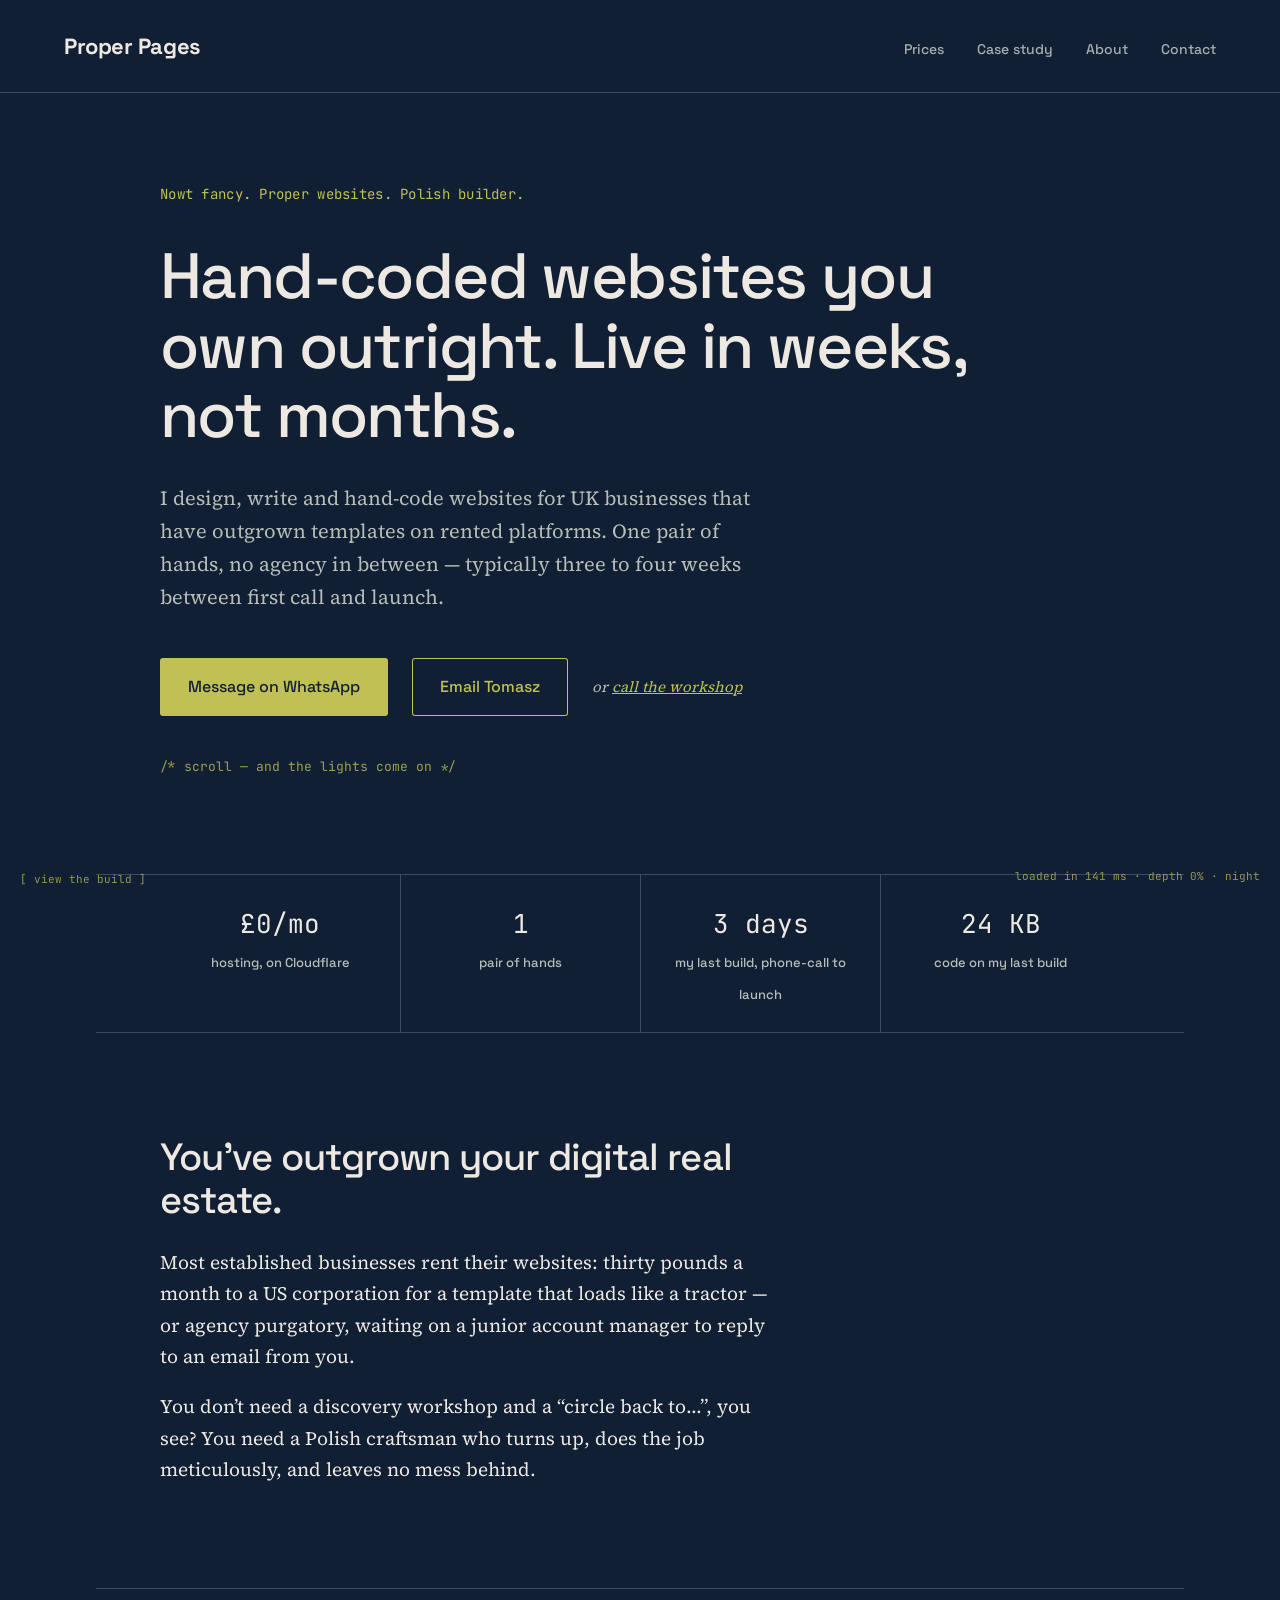
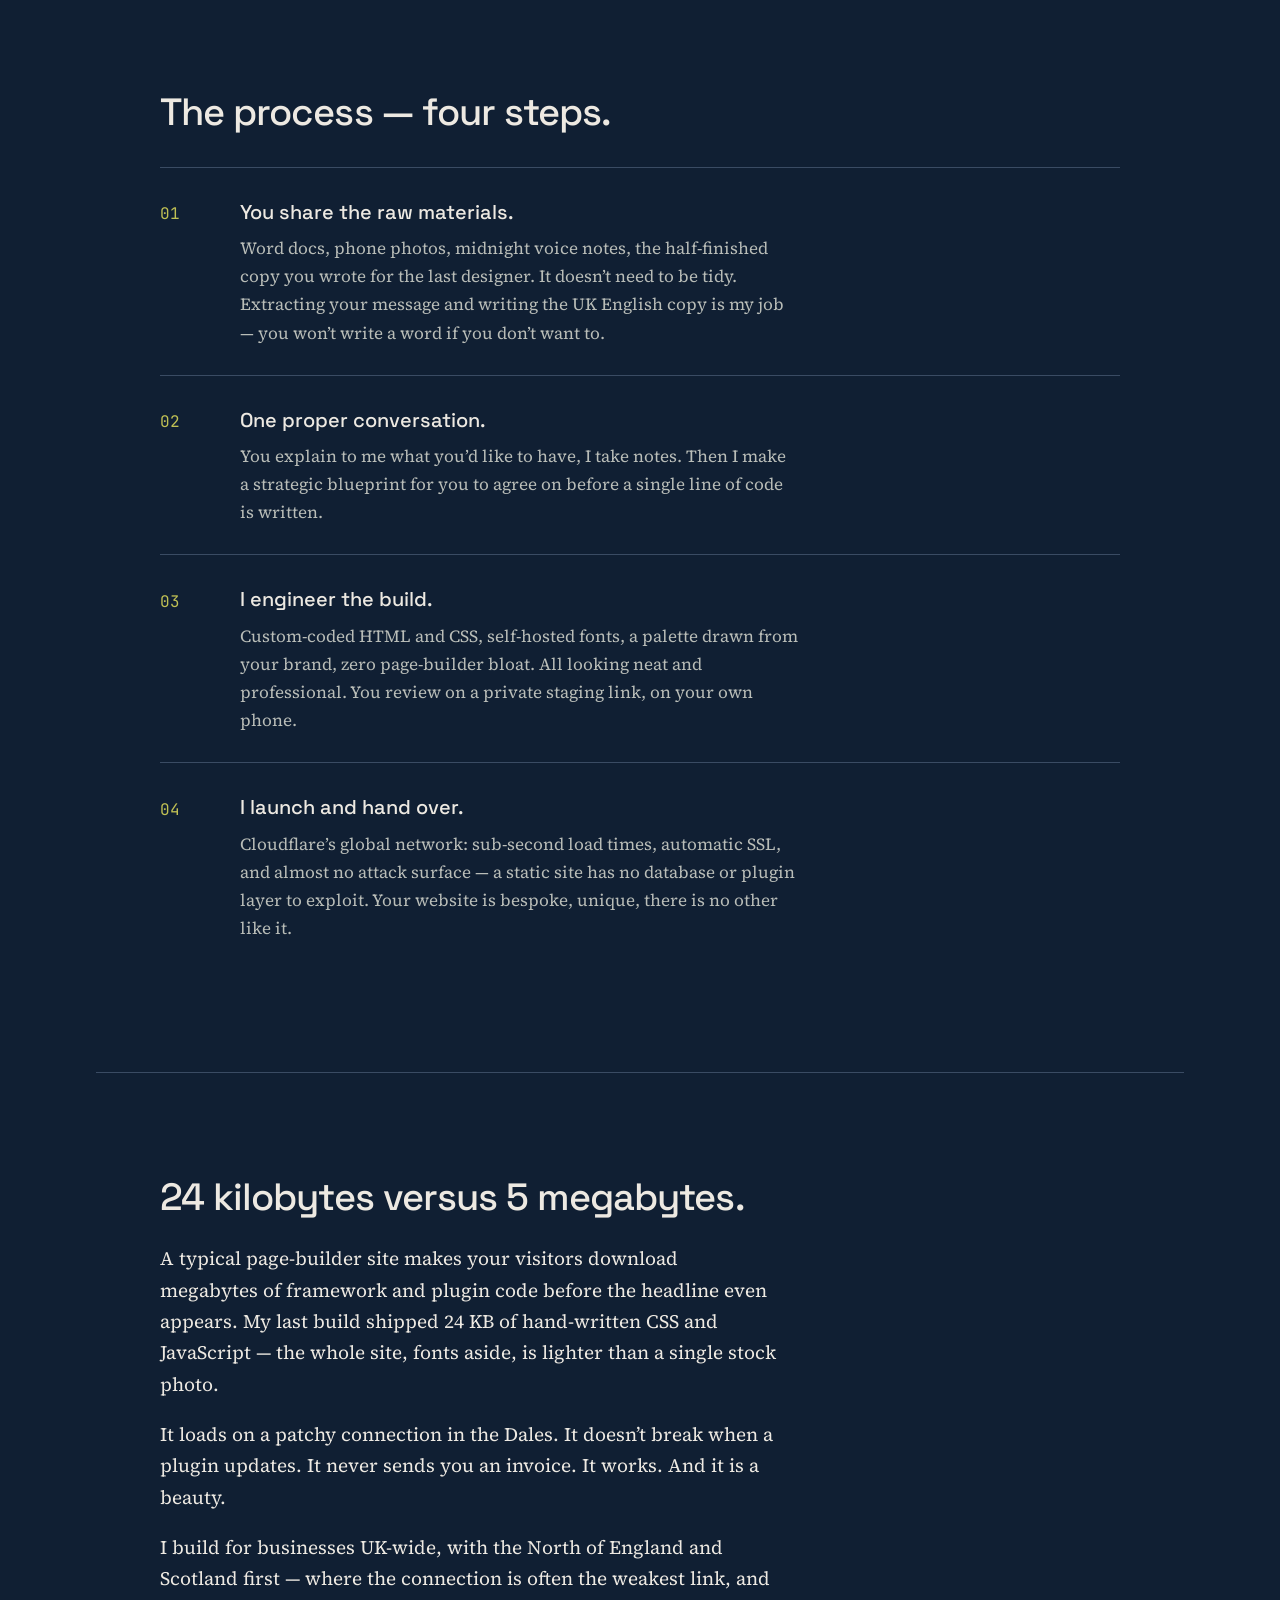
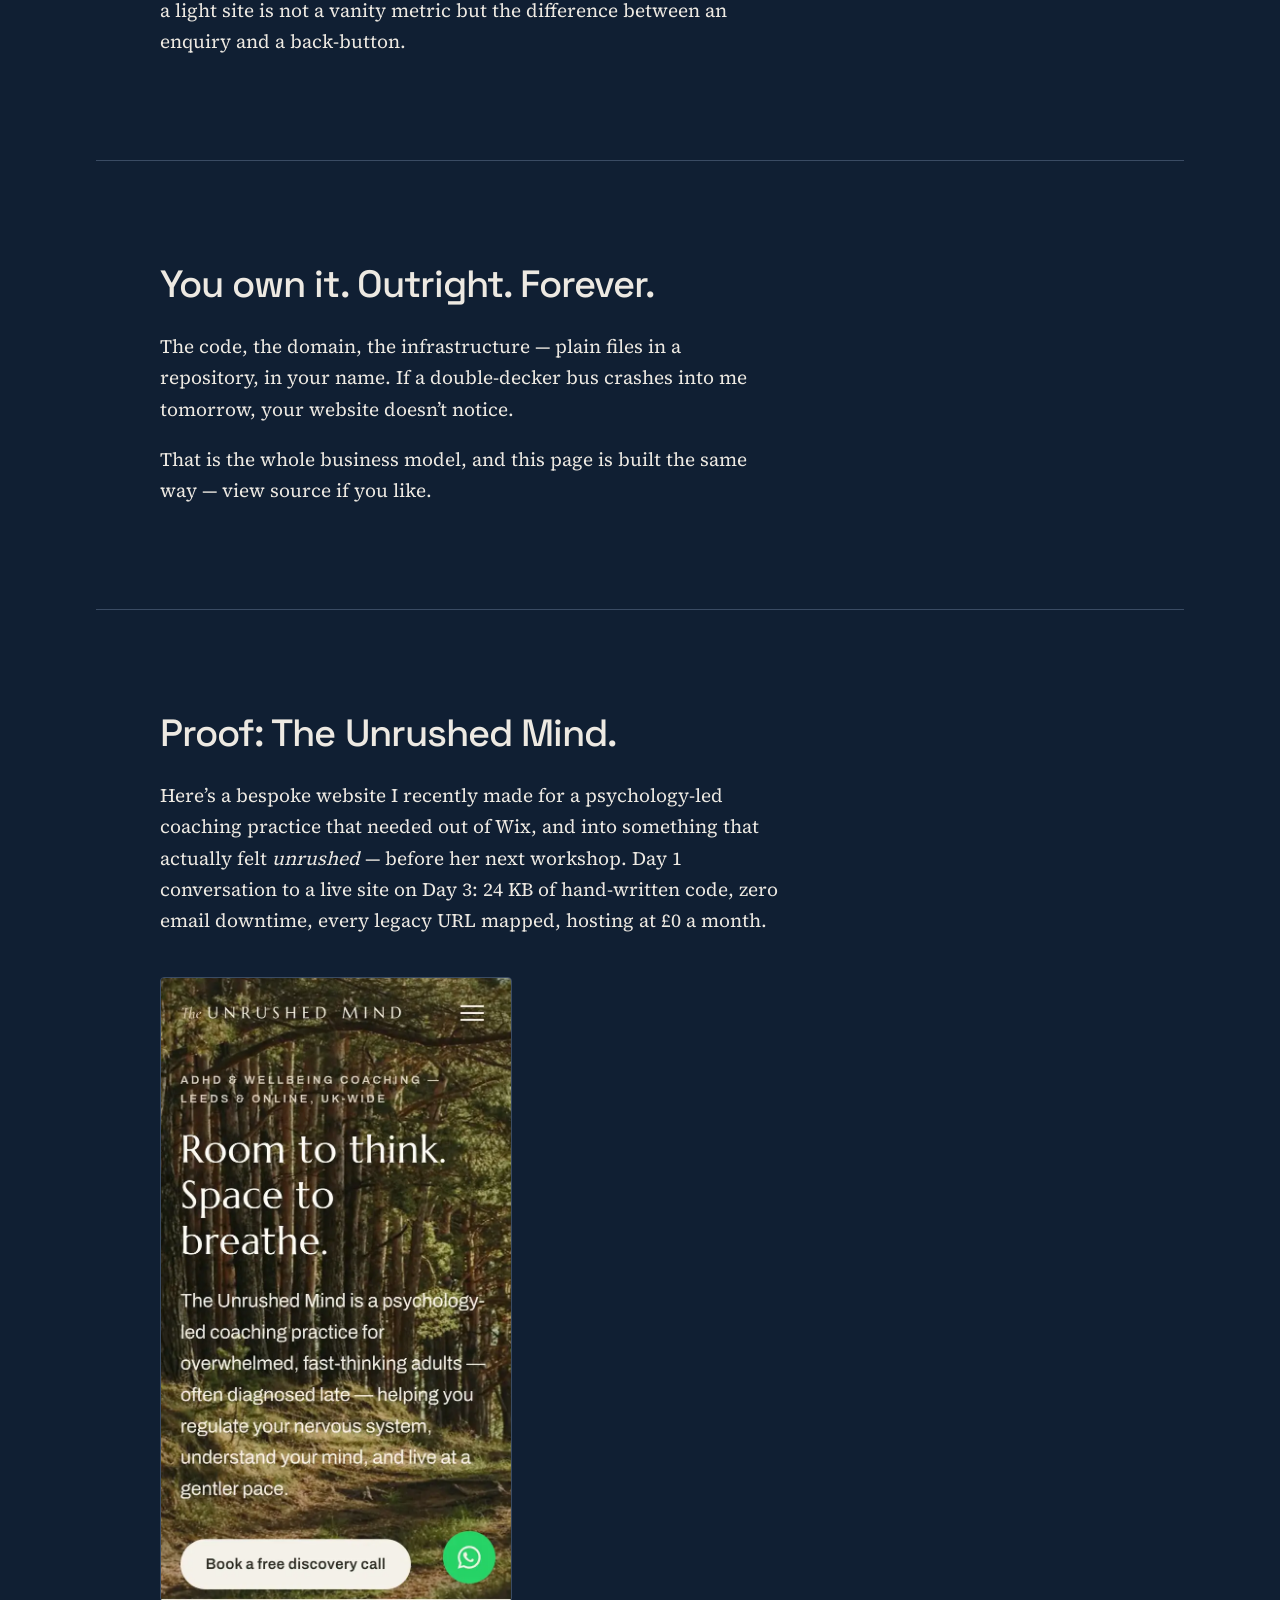
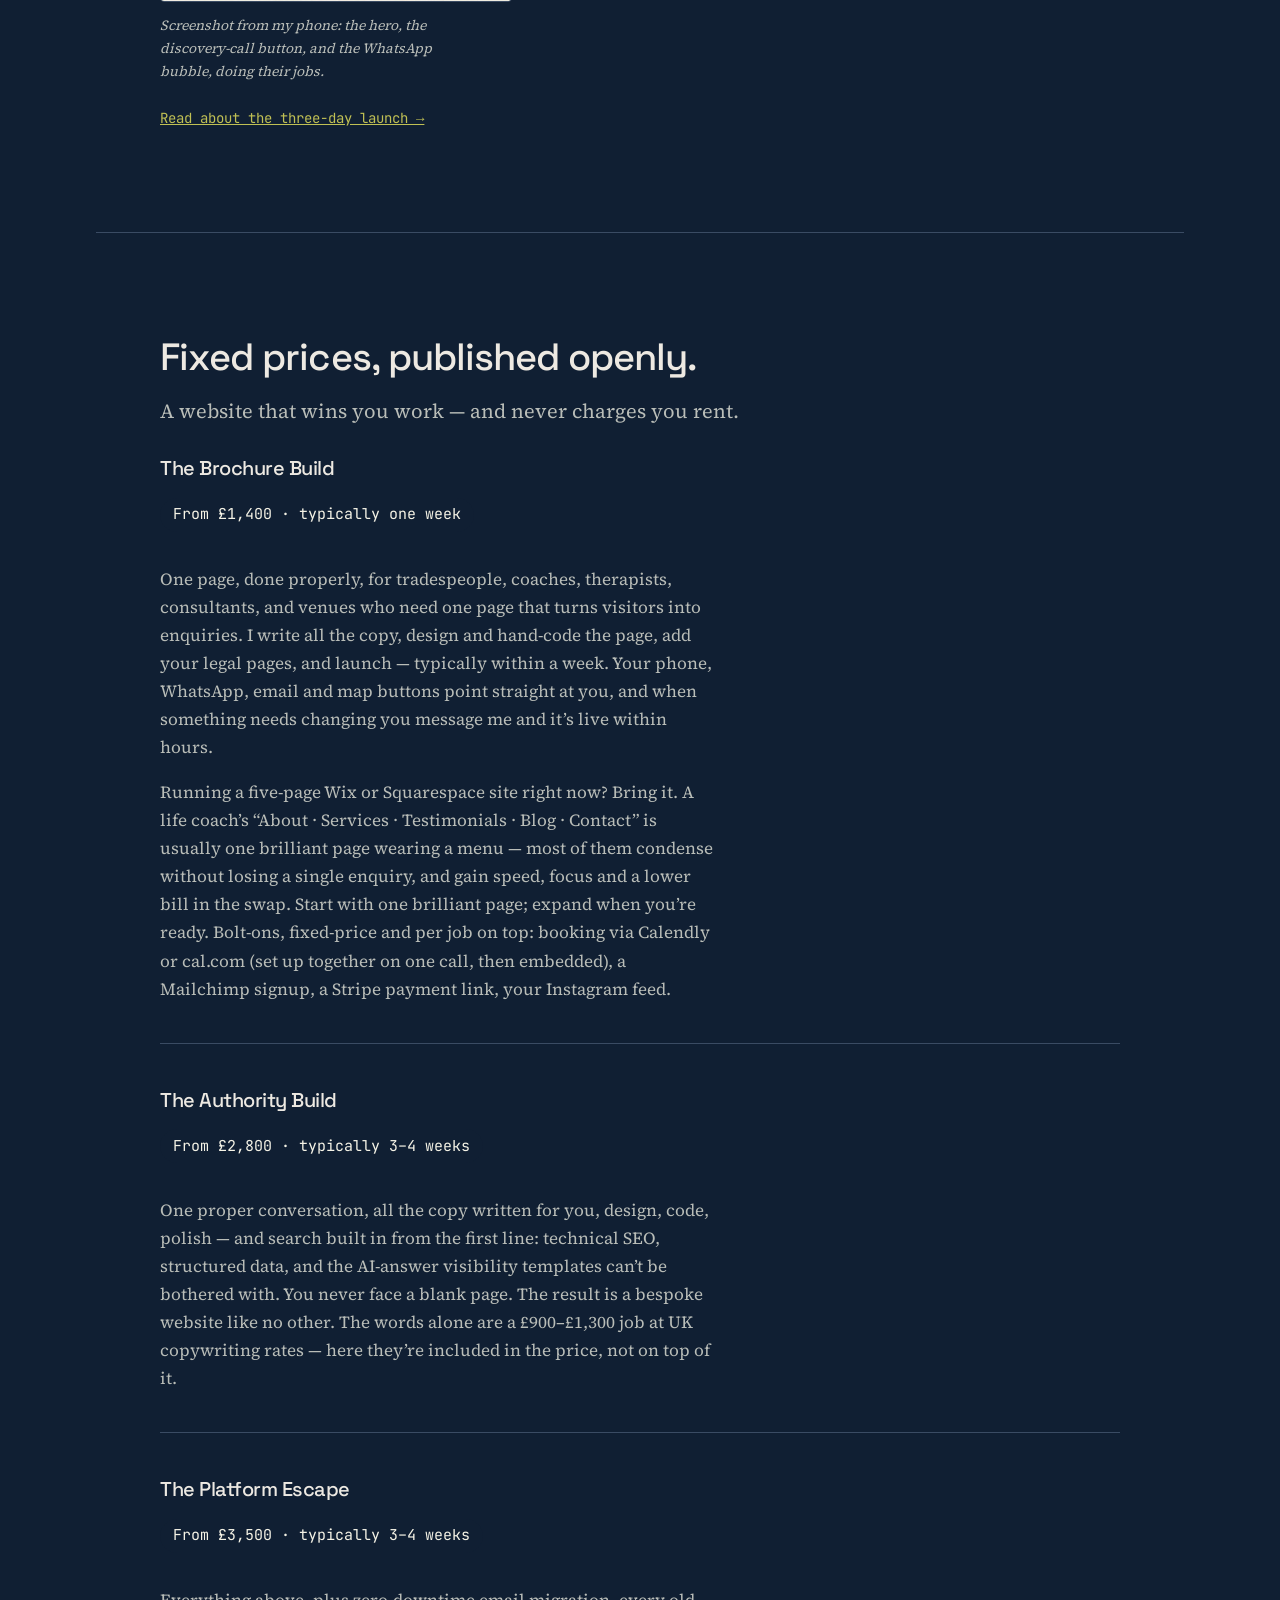
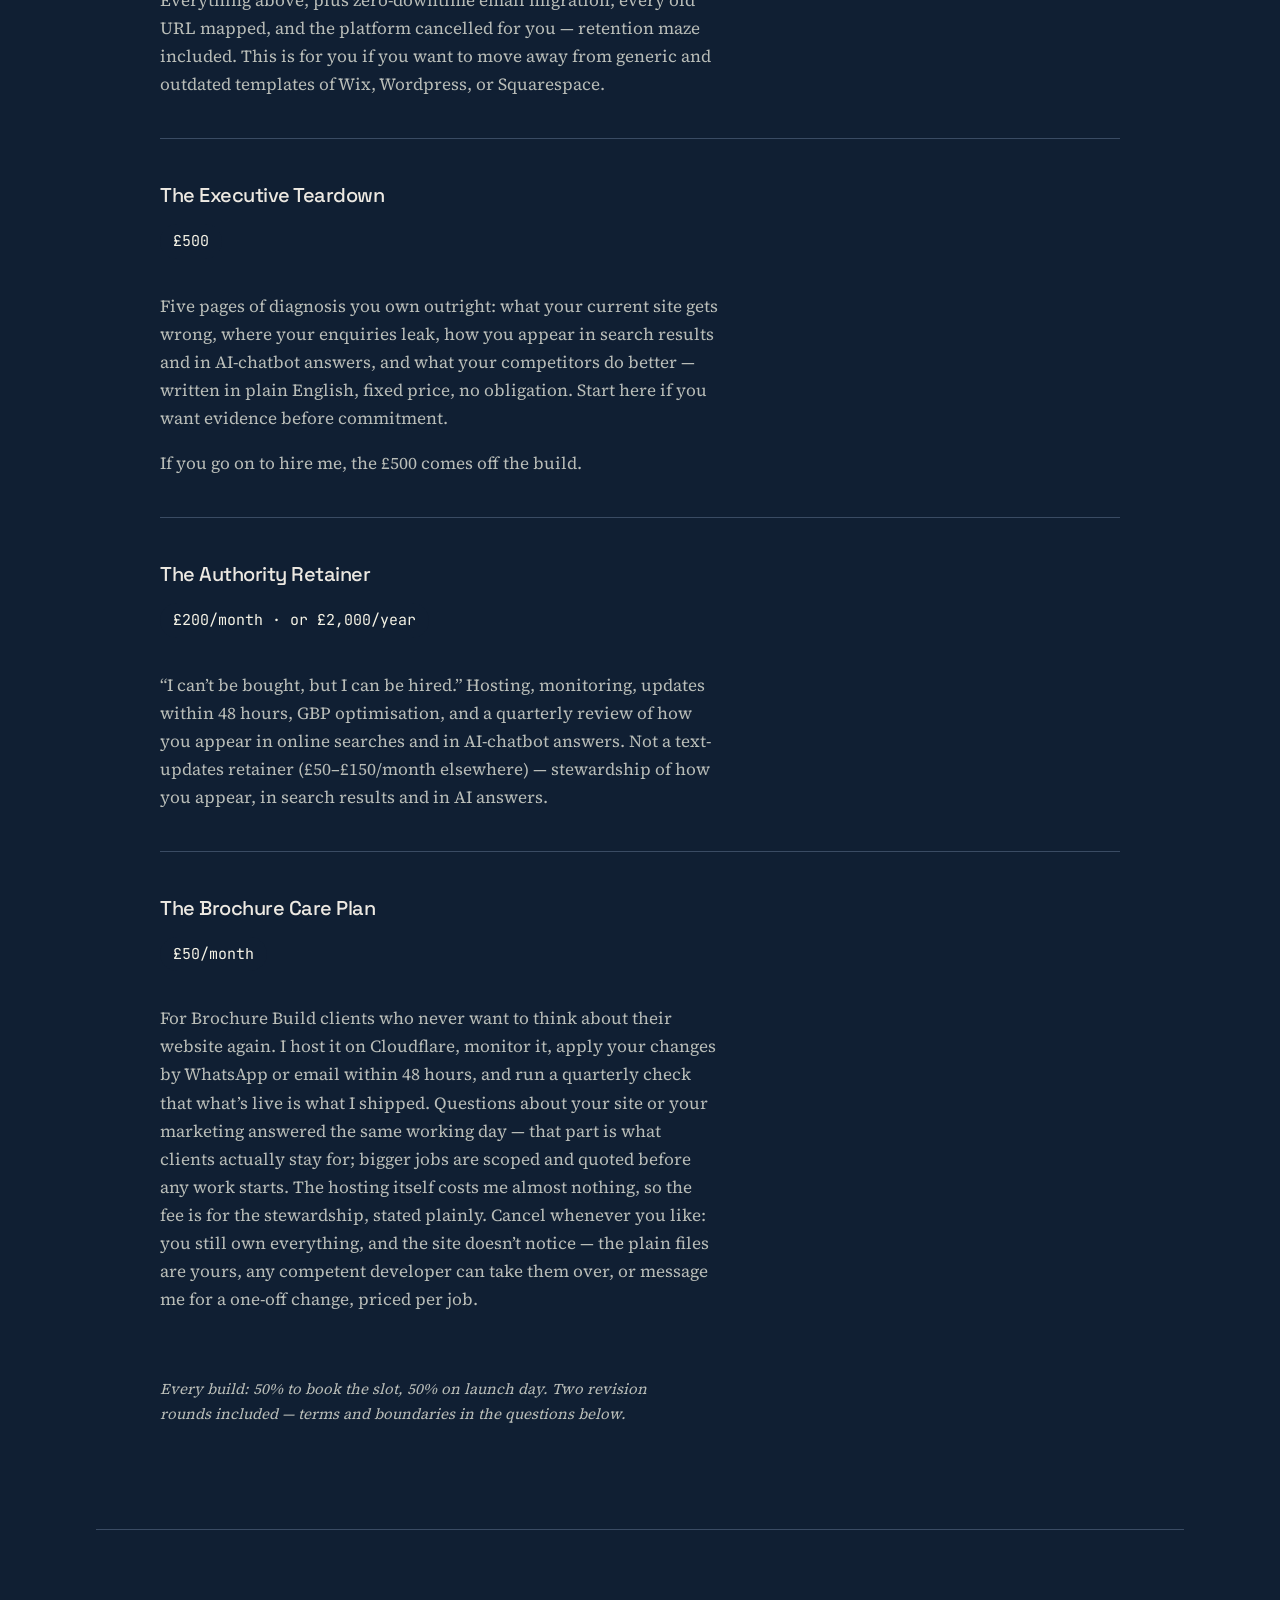
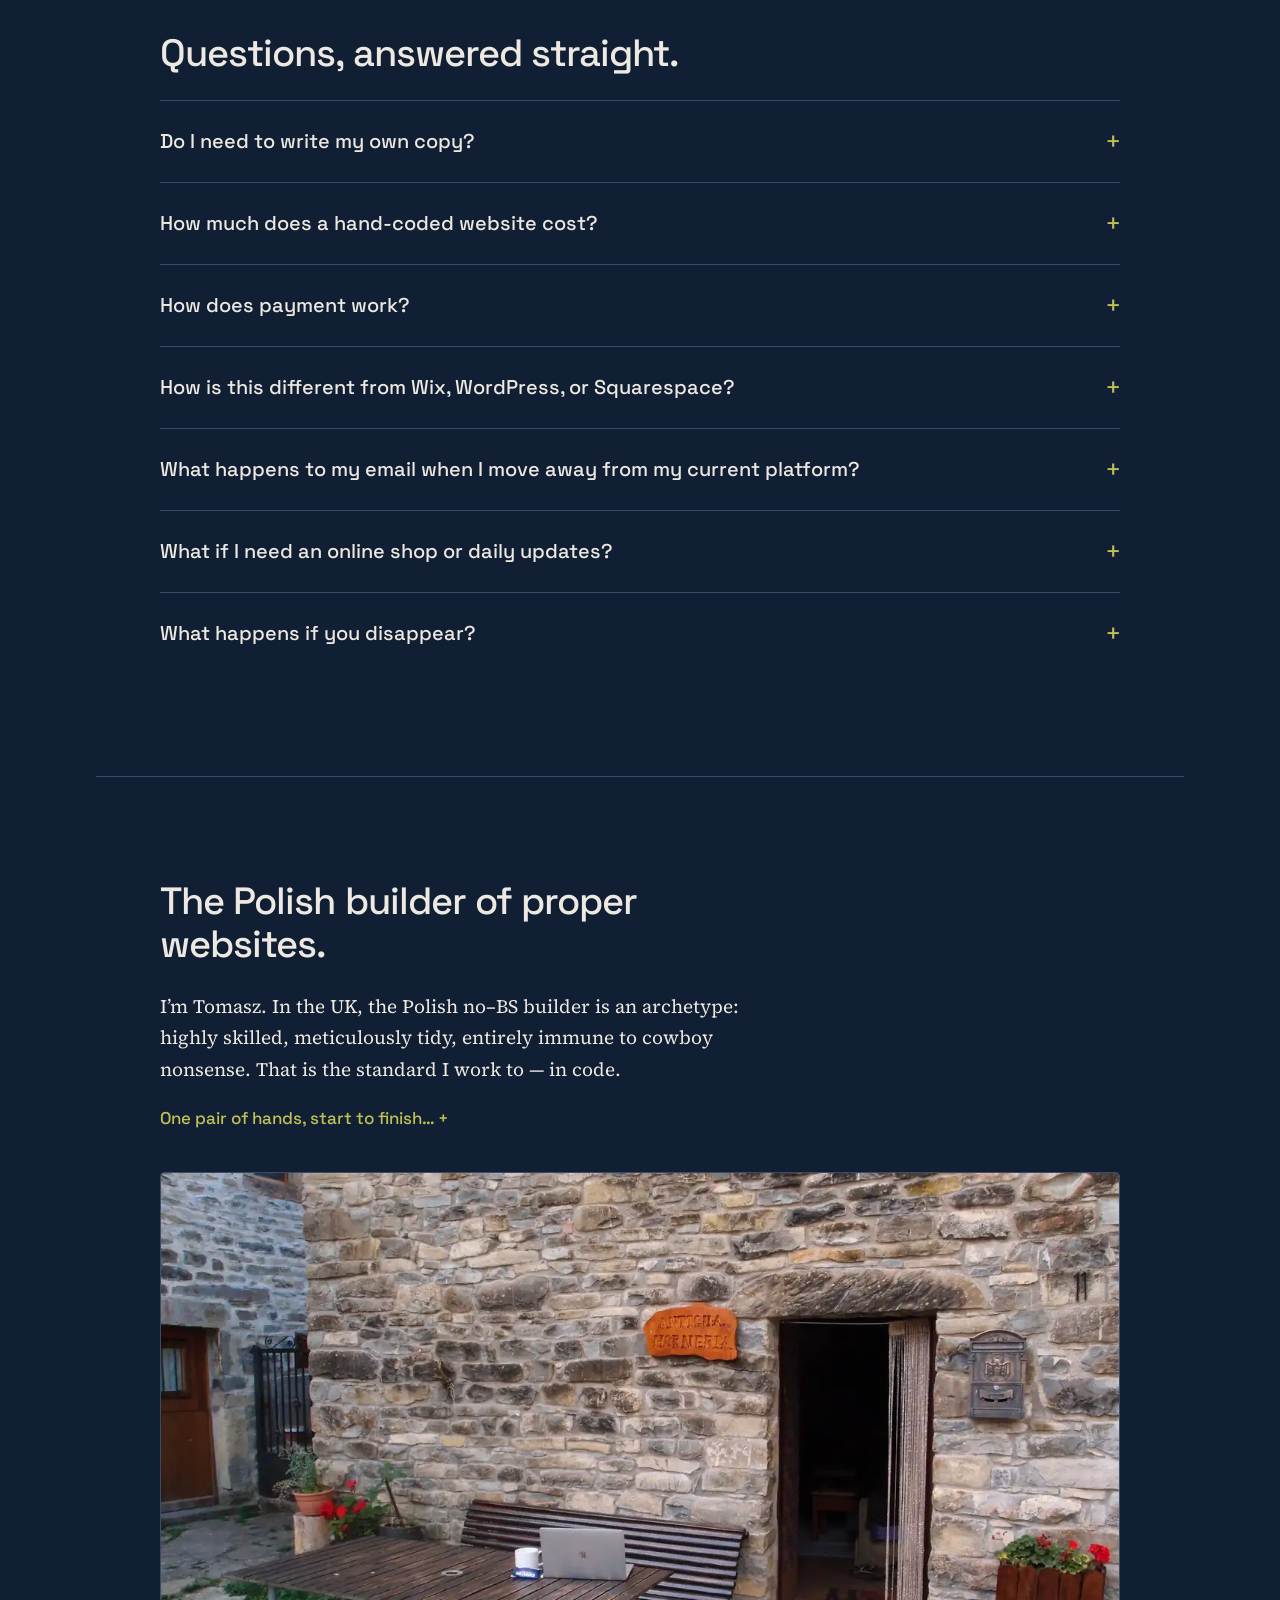
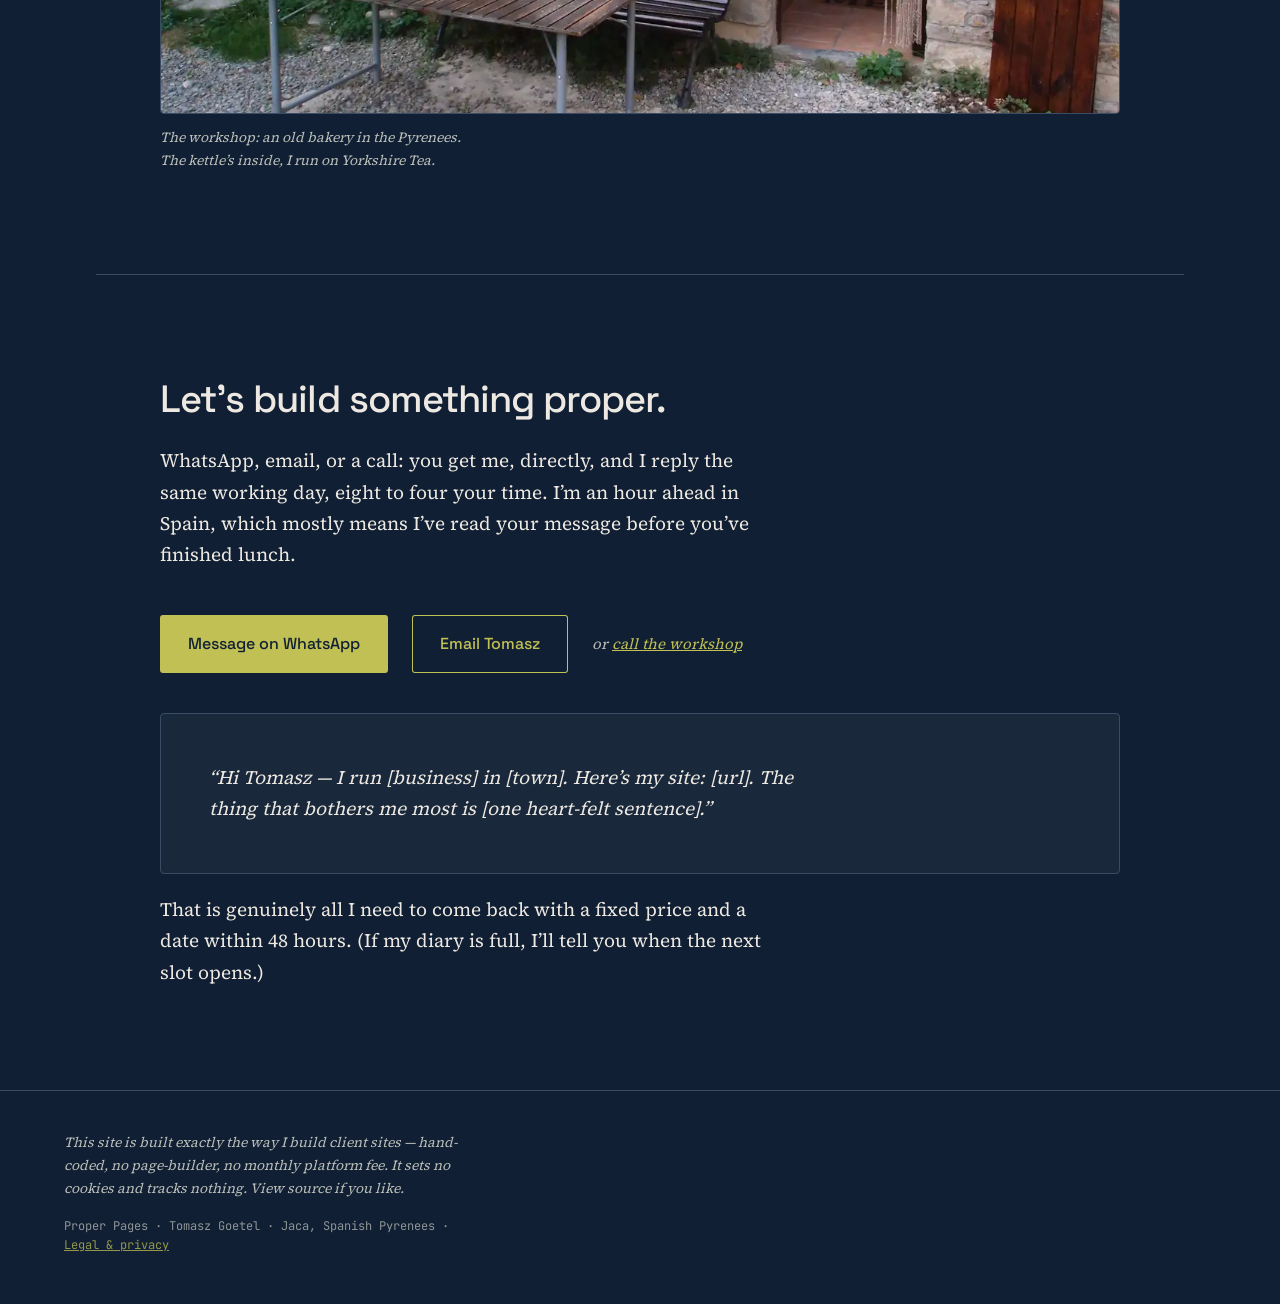
<file: index.html>
<!doctype html>
<html lang="en-GB">
<head>
<meta charset="utf-8">
<meta name="viewport" content="width=device-width, initial-scale=1">
<title>Proper Pages — hand-coded websites you own outright, live in weeks</title>
<meta name="description" content="I design, write and hand-code websites you own outright. No page-builder, no monthly platform fee, no agency in between. Typically three to four weeks between first call and launch.">
<link rel="canonical" href="https://properpages.co.uk/">
<meta name="theme-color" content="#101F33">
<link rel="icon" href="favicon.svg" type="image/svg+xml">
<link rel="apple-touch-icon" href="assets/img/apple-touch-icon.png">
<link rel="preload" href="assets/fonts/space-grotesk-500.woff2" as="font" type="font/woff2" crossorigin>
<link rel="preload" href="assets/fonts/space-grotesk-700.woff2" as="font" type="font/woff2" crossorigin>
<link rel="preload" href="assets/fonts/source-serif-400.woff2" as="font" type="font/woff2" crossorigin>
<link rel="preload" href="assets/fonts/source-serif-600.woff2" as="font" type="font/woff2" crossorigin>
<link rel="preload" href="assets/fonts/jetbrains-mono-400.woff2" as="font" type="font/woff2" crossorigin>
<link rel="stylesheet" href="assets/css/style.css">
<meta property="og:type" content="website">
<meta property="og:title" content="Proper Pages — hand-coded websites you own outright">
<meta property="og:description" content="Nowt fancy. Proper websites. Polish builder. Fixed prices, published openly, copy included — live in weeks, not months.">
<meta property="og:url" content="https://properpages.co.uk/">
<meta property="og:image" content="https://properpages.co.uk/assets/img/og.png">
<meta property="og:site_name" content="Proper Pages">
<meta property="og:locale" content="en_GB">
<meta property="og:image:width" content="1200">
<meta property="og:image:height" content="630">
<meta property="og:image:alt" content="Proper Pages — hand-coded websites you own outright. Nowt fancy. Proper websites. Polish builder.">
<meta name="twitter:card" content="summary_large_image">
<script type="application/ld+json">
{
  "@context": "https://schema.org",
  "@type": "ProfessionalService",
  "name": "Proper Pages",
  "description": "Hand-coded websites, copywriting included, for UK businesses that have outgrown rented platforms.",
  "url": "https://properpages.co.uk/",
  "image": "https://properpages.co.uk/assets/img/og.png",
  "sameAs": ["https://github.com/ubiktime/proper"],
  "openingHours": "Mo-Fr 08:00-16:00",
  "telephone": "+34641314730",
  "email": "tomaszgoe@protonmail.com",
  "knowsAbout": ["Hand-coded static websites", "Edge deployment on Cloudflare Pages", "Core Web Vitals optimisation", "Technical SEO and structured data", "Website copywriting"],
  "founder": { "@type": "Person", "name": "Tomasz Goetel", "jobTitle": "Web developer and copywriter" },
  "address": { "@type": "PostalAddress", "streetAddress": "Calle La Iglesia 11, Villanovilla", "postalCode": "22710", "addressLocality": "Jaca", "addressRegion": "Huesca", "addressCountry": "ES" },
  "areaServed": [
    { "@type": "Country", "name": "United Kingdom" },
    { "@type": "AdministrativeArea", "name": "Northern England" },
    { "@type": "AdministrativeArea", "name": "Scotland" }
  ],
  "priceRange": "£££",
  "hasOfferCatalog": {
    "@type": "OfferCatalog",
    "name": "Services",
    "itemListElement": [
      { "@type": "Offer", "name": "The Brochure Build", "priceSpecification": { "@type": "PriceSpecification", "minPrice": 1400, "priceCurrency": "GBP" } },
      { "@type": "Offer", "name": "The Authority Build", "priceSpecification": { "@type": "PriceSpecification", "minPrice": 2800, "priceCurrency": "GBP" } },
      { "@type": "Offer", "name": "The Platform Escape", "priceSpecification": { "@type": "PriceSpecification", "minPrice": 3500, "priceCurrency": "GBP" } },
      { "@type": "Offer", "name": "The Executive Teardown", "priceSpecification": { "@type": "PriceSpecification", "price": 500, "priceCurrency": "GBP" } },
      { "@type": "Offer", "name": "The Authority Retainer", "priceSpecification": { "@type": "PriceSpecification", "price": 200, "priceCurrency": "GBP", "unitText": "MONTH" } },
      { "@type": "Offer", "name": "The Brochure Care Plan", "priceSpecification": { "@type": "PriceSpecification", "price": 50, "priceCurrency": "GBP", "unitText": "MONTH" } }
    ]
  }
}
</script>
<script type="application/ld+json">
{
  "@context": "https://schema.org",
  "@type": "FAQPage",
  "mainEntity": [
    {
      "@type": "Question",
      "name": "Do I need to write my own copy?",
      "acceptedAnswer": {
        "@type": "Answer",
        "text": "No. Most clients send Word docs, voice notes, or nothing at all. Extracting your message and writing the UK English copy is my job — you won’t face a blank page."
      }
    },
    {
      "@type": "Question",
      "name": "How much does a hand-coded website cost?",
      "acceptedAnswer": {
        "@type": "Answer",
        "text": "Published openly, fixed, and on this page: from £1,400 for a one-page brochure site that turns visitors into enquiries, from £2,800 for a bespoke build, from £3,500 if you’re escaping a rented platform. £500 gets you an intelligent audit first. No hourly rates, no scope creep, no surprise invoices."
      }
    },
    {
      "@type": "Question",
      "name": "How is this different from Wix, WordPress, or Squarespace?",
      "acceptedAnswer": {
        "@type": "Answer",
        "text": "Those platforms rent you a template and charge monthly. I hand-code a site you own outright — the code, the domain, the infrastructure. My last build shipped 24 KB of code and loads in under a second on 4G. A typical page-builder site makes visitors download megabytes before the headline appears."
      }
    },
    {
      "@type": "Question",
      "name": "What happens to my email when I move away from my current platform?",
      "acceptedAnswer": {
        "@type": "Answer",
        "text": "Nothing changes. In a recent migration, Google Workspace email was preserved — MX, SPF and DMARC replicated record-for-record. Zero downtime; the inbox never noticed."
      }
    },
    {
      "@type": "Question",
      "name": "How does payment work?",
      "acceptedAnswer": {
        "@type": "Answer",
        "text": "50% to book the slot, 50% on launch day. No net-30, no chasing invoices."
      }
    },
    {
      "@type": "Question",
      "name": "What if I need an online shop or daily updates?",
      "acceptedAnswer": {
        "@type": "Answer",
        "text": "Then I’m not your builder, and I’ll tell you straight — and point you to someone who does that better. The boundary, in writing: no online shops, logins, or booking engines; integrations are the bolt-ons listed in the packages. Anything beyond the agreed scope is quoted before work starts."
      }
    },
    {
      "@type": "Question",
      "name": "What happens if you disappear?",
      "acceptedAnswer": {
        "@type": "Answer",
        "text": "Your website doesn’t notice. The code, domain and infrastructure are plain files in a repository, in your name. You hire any developer and carry on — no rebuild, no ransom, no platform lock-in."
      }
    }
  ]
}
</script>
</head>
<body>

<header class="site-head">
  <a class="wordmark" href="/">Proper Pages</a>
  <nav class="site-nav">
    <a href="#prices">Prices</a>
    <a href="/case-study">Case study</a>
    <a href="#about">About</a>
    <a href="#contact">Contact</a>
  </nav>
</header>

<main>

<section class="hero wrap">
  <p class="tagline">Nowt fancy. Proper websites. Polish builder.</p>
  <h1>Hand-coded websites you own outright. Live in weeks, not months.</h1>
  <p class="sub">I design, write and hand-code websites for UK businesses that have outgrown templates on rented platforms. One pair of hands, no agency in between — typically three to four weeks between first call and launch.</p>
  <div class="cta-row">
    <a class="btn" data-c="wa">Message on WhatsApp</a>
    <a class="btn btn-ghost" data-c="em">Email Tomasz</a>
    <span class="cta-note">or <a data-c="tel">call the workshop</a></span>
  </div>
  <p class="mono-note">/* scroll — and the lights come on */</p>
</section>

<div class="stats wrap" role="list">
  <div class="stat" role="listitem"><b>£0/mo</b><span>hosting, on Cloudflare</span></div>
  <div class="stat" role="listitem"><b>1</b><span>pair of hands</span></div>
  <div class="stat" role="listitem"><b>3 days</b><span>my last build, phone-call to launch</span></div>
  <div class="stat" role="listitem"><b>24 KB</b><span>code on my last build</span></div>
</div>

<section class="wrap" id="problem">
  <h2>You’ve outgrown your digital real estate.</h2>
  <p>Most established businesses rent their websites: thirty pounds a month to a US corporation for a template that loads like a tractor — or agency purgatory, waiting on a junior account manager to reply to an email from you.</p>
  <p>You don’t need a discovery workshop and a “circle back to...”, you see? You need a Polish craftsman who turns up, does the job meticulously, and leaves no mess behind.</p>
</section>

<section class="wrap" id="process">
  <h2>The process — four steps.</h2>
  <ol class="steps">
    <li><div><b>You share the raw materials.</b><p>Word docs, phone photos, midnight voice notes, the half-finished copy you wrote for the last designer. It doesn’t need to be tidy. Extracting your message and writing the UK English copy is my job — you won’t write a word if you don’t want to.</p></div></li>
    <li><div><b>One proper conversation.</b><p>You explain to me what you’d like to have, I take notes. Then I make a strategic blueprint for you to agree on before a single line of code is written.</p></div></li>
    <li><div><b>I engineer the build.</b><p>Custom-coded HTML and CSS, self-hosted fonts, a palette drawn from your brand, zero page-builder bloat. All looking neat and professional. You review on a private staging link, on your own phone.</p></div></li>
    <li><div><b>I launch and hand over.</b><p>Cloudflare’s global network: sub-second load times, automatic SSL, and almost no attack surface — a static site has no database or plugin layer to exploit. Your website is bespoke, unique, there is no other like it.</p></div></li>
  </ol>
</section>

<section class="wrap" id="weight">
  <h2>24 kilobytes versus 5 megabytes.</h2>
  <p>A typical page-builder site makes your visitors download megabytes of framework and plugin code before the headline even appears. My last build shipped 24&nbsp;KB of hand-written CSS and JavaScript — the whole site, fonts aside, is lighter than a single stock photo.</p>
  <p>It loads on a patchy connection in the Dales. It doesn’t break when a plugin updates. It never sends you an invoice. It works. And it is a beauty.</p>
<p>I build for businesses UK-wide, with the North of England and Scotland first — where the connection is often the weakest link, and a light site is not a vanity metric but the difference between an enquiry and a back-button.</p>
</section>

<section class="wrap" id="ownership">
  <h2>You own it. Outright. Forever.</h2>
  <p>The code, the domain, the infrastructure — plain files in a repository, in your name. If a double-decker bus crashes into me tomorrow, your website doesn’t notice.</p>
  <p>That is the whole business model, and this page is built the same way — view source if you like.</p>
</section>

<section class="wrap" id="proof">
  <h2>Proof: The Unrushed Mind.</h2>
  <p>Here’s a bespoke website I recently made for a psychology-led coaching practice that needed out of Wix, and into something that actually felt <em>unrushed</em> — before her next workshop. Day 1 conversation to a live site on Day&nbsp;3: 24&nbsp;KB of hand-written code, zero email downtime, every legacy URL mapped, hosting at £0 a month.</p>
  <figure class="shot">
    <img src="assets/img/tum-phone.webp" width="720" height="1281" loading="lazy" decoding="async" alt="The Unrushed Mind homepage on a phone: forest photograph, “Room to think. Space to breathe.” headline, discovery-call button and WhatsApp bubble">
    <figcaption>Screenshot from my phone: the hero, the discovery-call button, and the WhatsApp bubble, doing their jobs.</figcaption>
  </figure>
  <p class="mono"><a href="/case-study">Read about the three-day launch →</a></p>
</section>

<section class="wrap" id="prices">
  <h2>Fixed prices, published openly.</h2>
  <p class="lede">A website that wins you work — and never charges you rent.</p>

  <div class="package" id="brochure-build">
    <h3 class="mt-0">The Brochure Build</h3>
    <p class="price">From £1,400 · typically one week</p>
    <p>One page, done properly, for tradespeople, coaches, therapists, consultants, and venues who need one page that turns visitors into enquiries. I write all the copy, design and hand-code the page, add your legal pages, and launch — typically within a week. Your phone, WhatsApp, email and map buttons point straight at you, and when something needs changing you message me and it’s live within hours.</p>
    <p>Running a five-page Wix or Squarespace site right now? Bring it. A life coach’s “About · Services · Testimonials · Blog · Contact” is usually one brilliant page wearing a menu — most of them condense without losing a single enquiry, and gain speed, focus and a lower bill in the swap. Start with one brilliant page; expand when you’re ready. Bolt-ons, fixed-price and per job on top: booking via Calendly or cal.com (set up together on one call, then embedded), a Mailchimp signup, a Stripe payment link, your Instagram feed.</p>
  </div>

  <div class="package" id="authority-build">
    <h3 class="mt-0">The Authority Build</h3>
    <p class="price">From £2,800 · typically 3–4 weeks</p>
    <p>One proper conversation, all the copy written for you, design, code, polish — and search built in from the first line: technical SEO, structured data, and the AI-answer visibility templates can’t be bothered with. You never face a blank page. The result is a bespoke website like no other. The words alone are a £900–£1,300 job at UK copywriting rates — here they’re included in the price, not on top of it.</p>
  </div>

  <div class="package" id="platform-escape">
    <h3 class="mt-0">The Platform Escape</h3>
    <p class="price">From £3,500 · typically 3–4 weeks</p>
    <p>Everything above, plus zero-downtime email migration, every old URL mapped, and the platform cancelled for you — retention maze included. This is for you if you want to move away from generic and outdated templates of Wix, Wordpress, or Squarespace.</p>
  </div>

  <div class="package" id="executive-teardown">
    <h3 class="mt-0">The Executive Teardown</h3>
    <p class="price">£500</p>
    <p>Five pages of diagnosis you own outright: what your current site gets wrong, where your enquiries leak, how you appear in search results and in AI-chatbot answers, and what your competitors do better — written in plain English, fixed price, no obligation. Start here if you want evidence before commitment.</p>
<p>If you go on to hire me, the £500 comes off the build.</p>
  </div>

  <div class="package" id="authority-retainer">
    <h3 class="mt-0">The Authority Retainer</h3>
    <p class="price">£200/month · or £2,000/year</p>
    <p>“I can’t be bought, but I can be hired.” Hosting, monitoring, updates within 48 hours, GBP optimisation, and a quarterly review of how you appear in online searches and in AI-chatbot answers. Not a text-updates retainer (£50–£150/month elsewhere) — stewardship of how you appear, in search results and in AI answers.</p>
  </div>

  <div class="package" id="brochure-care">
    <h3 class="mt-0">The Brochure Care Plan</h3>
    <p class="price">£50/month</p>
    <p>For Brochure Build clients who never want to think about their website again. I host it on Cloudflare, monitor it, apply your changes by WhatsApp or email within 48 hours, and run a quarterly check that what’s live is what I shipped. Questions about your site or your marketing answered the same working day — that part is what clients actually stay for; bigger jobs are scoped and quoted before any work starts. The hosting itself costs me almost nothing, so the fee is for the stewardship, stated plainly. Cancel whenever you like: you still own everything, and the site doesn’t notice — the plain files are yours, any competent developer can take them over, or message me for a one-off change, priced per job.</p>
  </div>

  <p class="terms">Every build: 50% to book the slot, 50% on launch day. Two revision rounds included — terms and boundaries in the questions below.</p>
</section>

<section class="wrap" id="faq">
  <h2>Questions, answered straight.</h2>

  <details>
    <summary>Do I need to write my own copy?</summary>
    <p>No. Most clients send Word docs, voice notes, or nothing at all. Extracting your message and writing the UK English copy is my job — you won’t face a blank page.</p>
  </details>

  <details>
    <summary>How much does a hand-coded website cost?</summary>
    <p>From £1,400 for one page that turns visitors into enquiries, from £2,800 for a unique, bespoke build, from £3,500 if you’re escaping a rented platform. £500 gets you an intelligent audit first. No hourly rates, no scope creep, no surprise invoices.</p>
  </details>

  <details>
    <summary>How does payment work?</summary>
    <p>50% to book the slot, 50% on launch day. No net-30, no chasing invoices.</p>
  </details>

  <details>
    <summary>How is this different from Wix, WordPress, or Squarespace?</summary>
    <p>Those platforms rent you a template and charge monthly. The templates make every site look the same. I custom-code a site you own outright — the code, the domain, the infrastructure. My last build shipped 24 KB of code and loads in under a second on 4G. A typical page-builder site makes visitors download megabytes before the headline appears.</p>
  </details>

  <details>
    <summary>What happens to my email when I move away from my current platform?</summary>
    <p>Nothing changes. In a recent migration I did for a client, Google Workspace email was preserved — MX, SPF and DMARC replicated record-for-record. Zero downtime; the inbox never noticed.</p>
  </details>

    <details>
    <summary>What if I need an online shop or daily updates?</summary>
    <p>Then I’m not your builder, and I’ll tell you straight — and point you to someone who does that better. Not every job is a Proper Pages job. The boundary, in writing: no online shops, logins, or booking engines; integrations are the bolt-ons listed in the packages. Anything beyond the agreed scope is quoted before work starts, never invoiced as a surprise.</p>
  </details>

  <details>
    <summary>What happens if you disappear?</summary>
    <p>Your website doesn’t notice. The code, domain and infrastructure are plain files in a repository, in your name. No rebuild, no ransom, no platform lock-in. You hire any developer and carry on.</p>
  </details>
</section>

<section class="wrap" id="about">
  <h2>The Polish builder of proper websites.</h2>
  <p>I’m Tomasz. In the UK, the Polish no–BS builder is an archetype: highly skilled, meticulously tidy, entirely immune to cowboy nonsense. That is the standard I work to — in code.</p>
  <details class="read-more">
    <summary>One pair of hands, start to finish…</summary>
    <p>The person who answers your first message is the person who will write your copy, code your site, adjust, and send the invoice. I take on two or three builds at a time, never more, so that my communication with you stays helpful and the work gets done fast. If my diary is full, I’ll tell you when the next slot opens. I keep UK hours from Jaca, in the Spanish Pyrenees, and invoice in pounds with reverse-charge VAT wording your finance team will recognise.</p>
  </details>
  <figure class="shot">
    <img src="assets/img/courtyard.webp" width="1280" height="721" loading="lazy" decoding="async" alt="A stone courtyard in the Pyrenees: an old bakery building, an outdoor table with a laptop and a mug">
    <figcaption>The workshop: an old bakery in the Pyrenees. The kettle’s inside, I run on Yorkshire Tea.</figcaption>
  </figure>
</section>

<section class="wrap" id="contact">
  <h2>Let’s build something proper.</h2>
  <p>WhatsApp, email, or a call: you get me, directly, and I reply the same working day, eight to four your time. I’m an hour ahead in Spain, which mostly means I’ve read your message before you’ve finished lunch.</p>
  <div class="cta-row">
    <a class="btn" data-c="wa">Message on WhatsApp</a>
    <a class="btn btn-ghost" data-c="em">Email Tomasz</a>
    <span class="cta-note">or <a data-c="tel">call the workshop</a></span>
  </div>
  <div class="card mt-lg">
    <p style="font-style:italic">“Hi Tomasz — I run [business] in [town]. Here’s my site: [url]. The thing that bothers me most is [one heart-felt sentence].”</p>
  </div>
  <p class="mt-md">That is genuinely all I need to come back with a fixed price and a date within 48 hours. (If my diary is full, I’ll tell you when the next slot opens.)</p>
  <noscript><p>JavaScript is off, so the buttons can’t assemble themselves: call or WhatsApp +34&nbsp;641&nbsp;314&nbsp;730, or email tomaszgoe@protonmail.com.</p></noscript>
</section>

</main>

<footer class="site-foot">
  <p class="foot-line">This site is built exactly the way I build client sites — hand-coded, no page-builder, no monthly platform fee. It sets no cookies and tracks nothing. View source if you like.</p>
  <p class="foot-meta">Proper Pages · Tomasz Goetel · Jaca, Spanish Pyrenees · <a href="/legal">Legal &amp; privacy</a></p>
</footer>

<script src="assets/js/dawn.js" defer></script>
<script src="assets/js/main.js" defer></script>
</body>
</html>
</file>
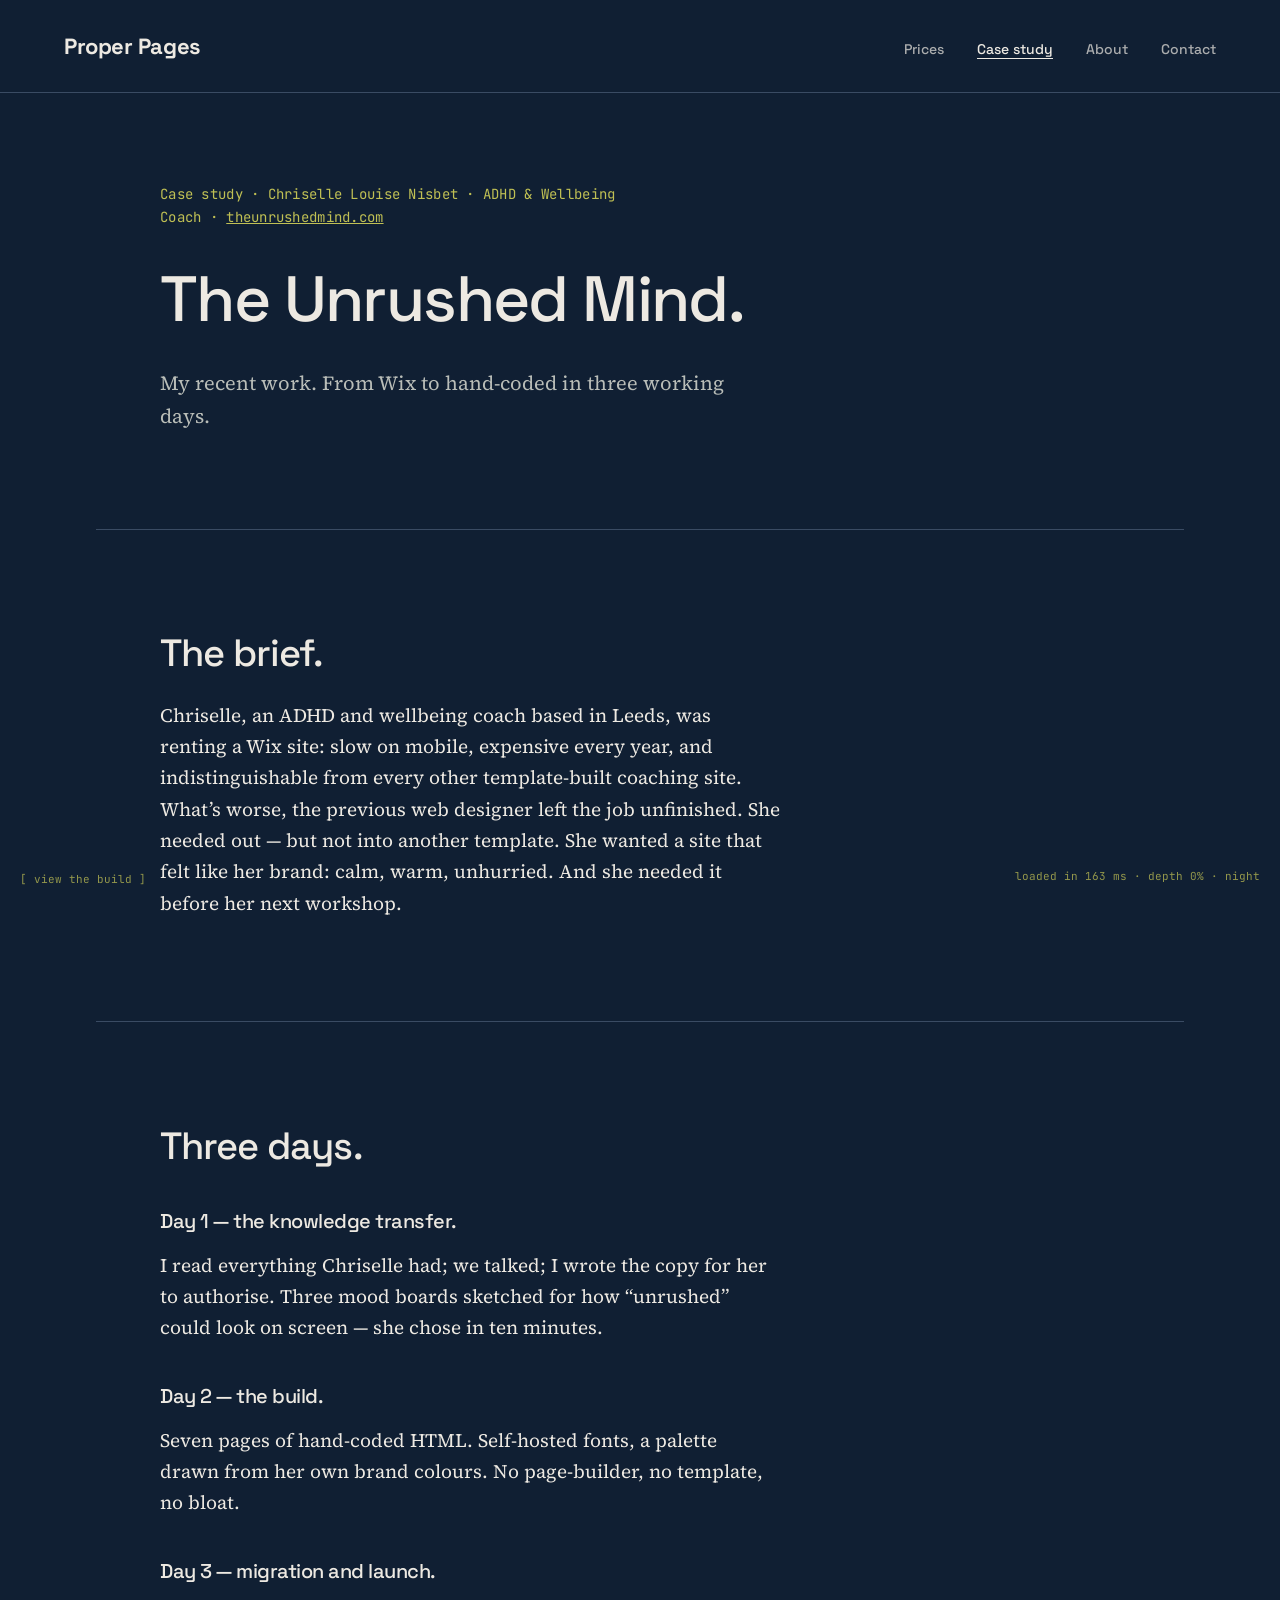
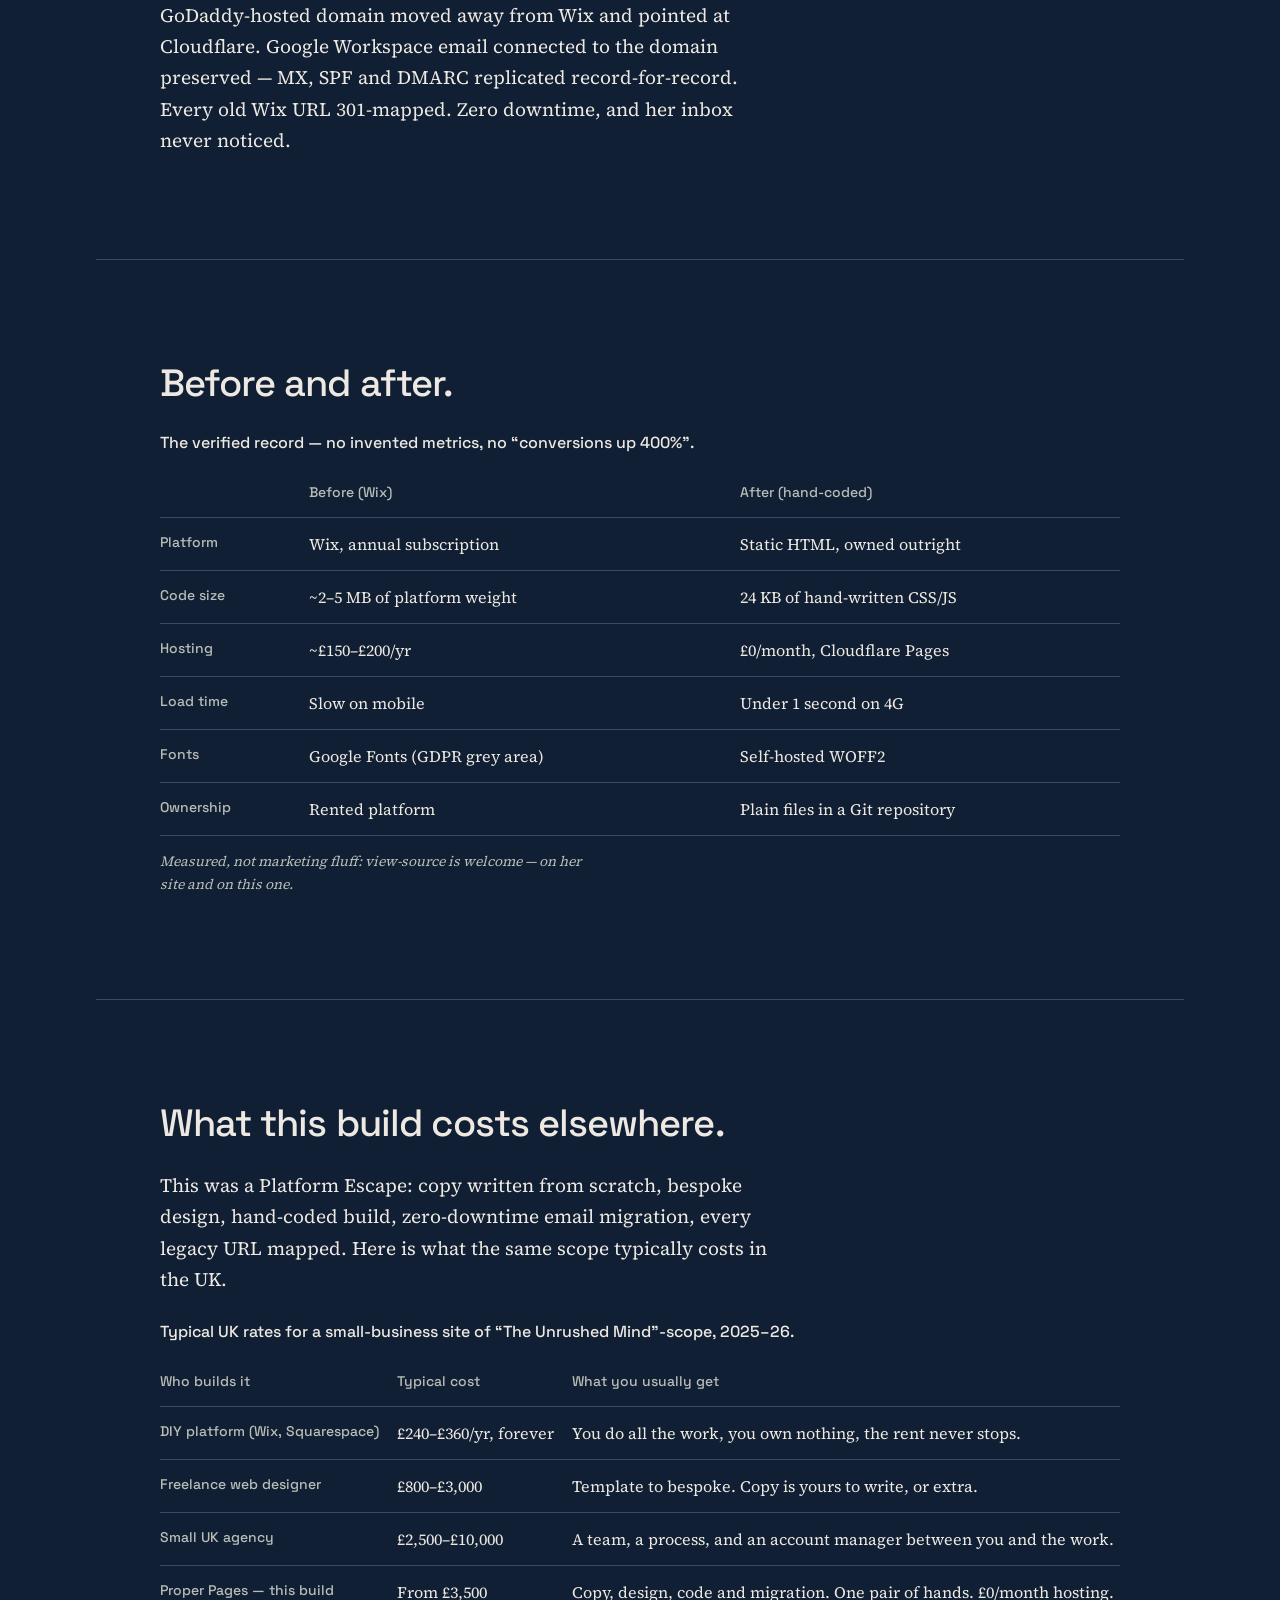
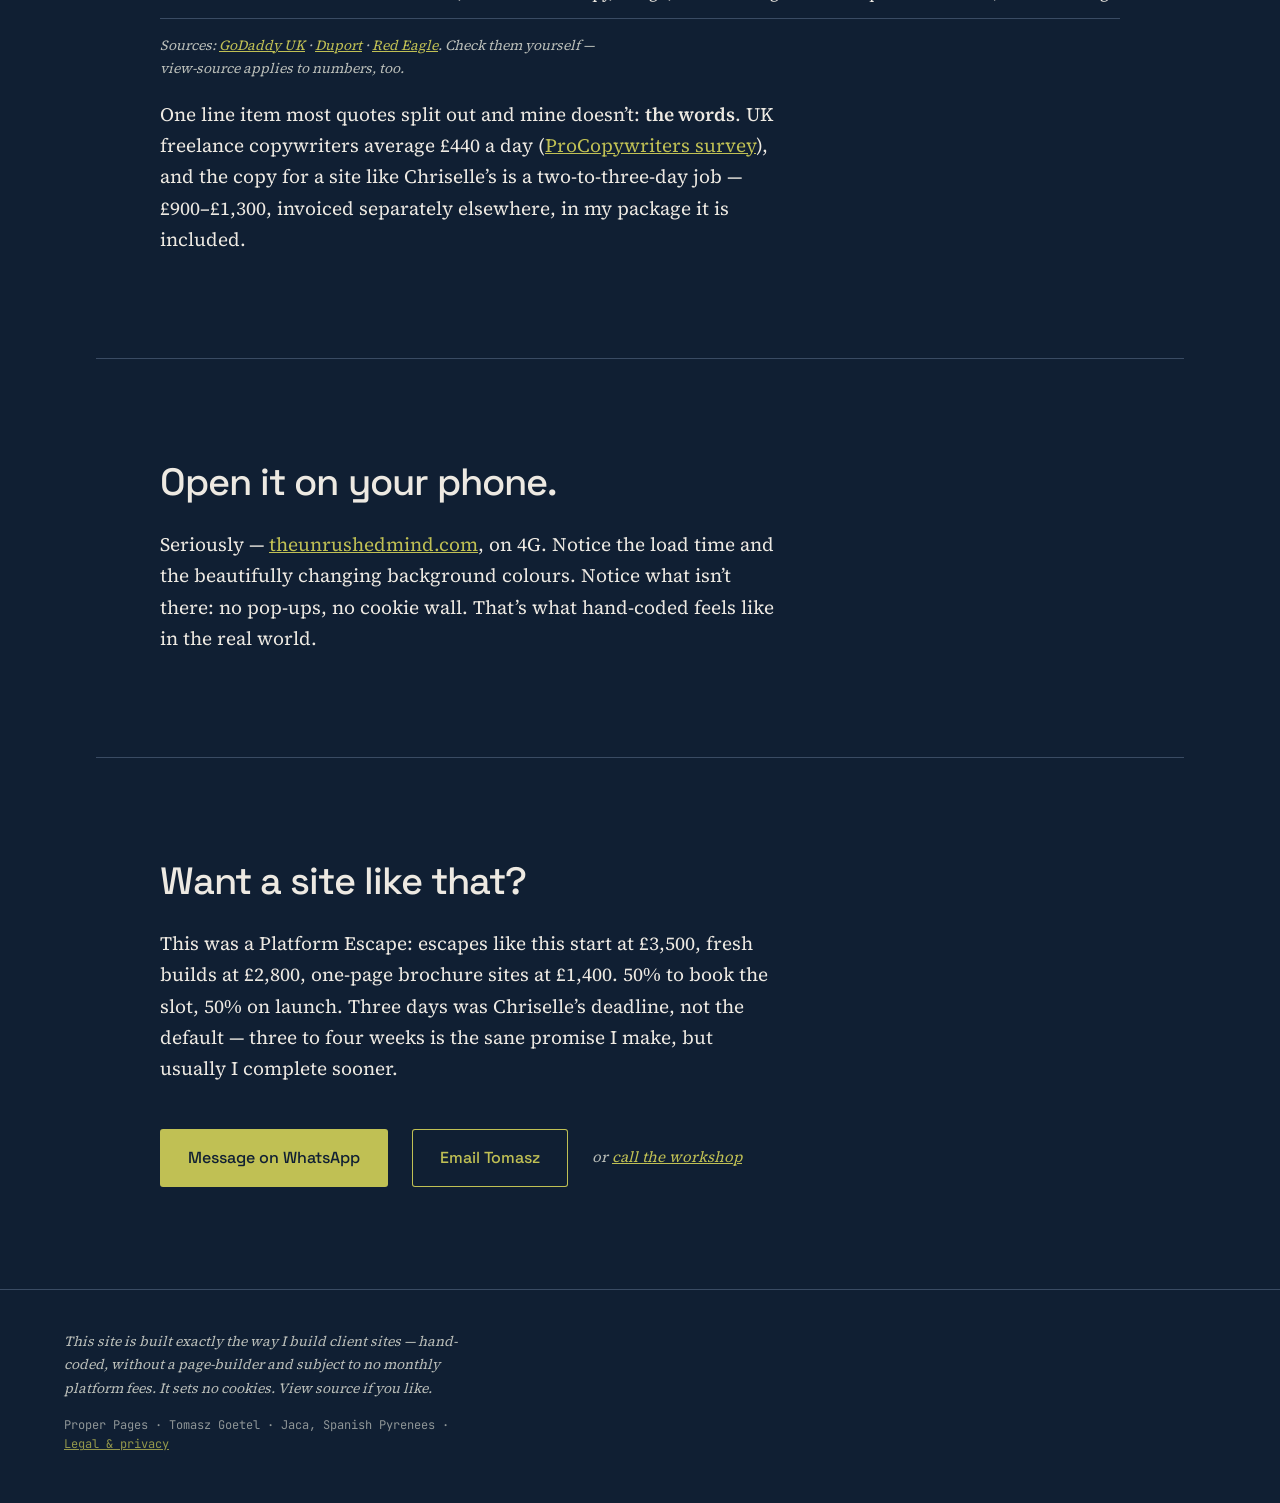
<file: case-study.html>
<!doctype html>
<html lang="en-GB">
<head>
<meta charset="utf-8">
<meta name="viewport" content="width=device-width, initial-scale=1">
<title>Case study: The Unrushed Mind — Wix escape in three working days | Proper Pages</title>
<meta name="description" content="From Wix to hand-coded in three working days. Zero email downtime, every legacy URL mapped, hosting at £0/month. The verified facts of theunrushedmind.com build.">
<link rel="canonical" href="https://properpages.co.uk/case-study">
<meta name="theme-color" content="#101F33">
<link rel="icon" href="favicon.svg" type="image/svg+xml">
<link rel="apple-touch-icon" href="assets/img/apple-touch-icon.png">
<link rel="stylesheet" href="assets/css/style.css">
<meta property="og:type" content="article">
<meta property="og:title" content="The Unrushed Mind — from Wix to hand-coded in three working days">
<meta property="og:description" content="Zero email downtime, every legacy URL mapped, hosting at £0 a month. The verified record, no invented metrics.">
<meta property="og:url" content="https://properpages.co.uk/case-study">
<meta property="og:image" content="https://properpages.co.uk/assets/img/og.png">
<meta property="og:site_name" content="Proper Pages">
<meta property="og:locale" content="en_GB">
<meta property="og:image:width" content="1200">
<meta property="og:image:height" content="630">
<meta property="og:image:alt" content="Proper Pages — The Unrushed Mind case study: from Wix to hand-coded in three working days.">
<meta name="twitter:card" content="summary_large_image">
<script type="application/ld+json">
{
  "@context": "https://schema.org",
  "@type": "Article",
  "headline": "The Unrushed Mind — from Wix to hand-coded in three working days",
  "author": { "@type": "Person", "name": "Tomasz Goetel" },
  "publisher": { "@type": "ProfessionalService", "name": "Proper Pages", "url": "https://properpages.co.uk/" },
  "about": { "@type": "WebSite", "name": "The Unrushed Mind", "url": "https://theunrushedmind.com/" }
}
</script>
</head>
<body>

<header class="site-head">
  <a class="wordmark" href="/">Proper Pages</a>
  <nav class="site-nav">
    <a href="/#prices">Prices</a>
    <a href="/case-study" aria-current="page">Case study</a>
    <a href="/#about">About</a>
    <a href="/#contact">Contact</a>
  </nav>
</header>

<main>

<section class="hero wrap">
  <p class="tagline">Case study · Chriselle Louise Nisbet · ADHD &amp; Wellbeing Coach · <a href="https://theunrushedmind.com/" target="_blank" rel="noopener">theunrushedmind.com</a></p>
  <h1>The Unrushed Mind.</h1>
  <p class="sub">My recent work. From Wix to hand-coded in three working days.</p>
</section>

<section class="wrap">
  <h2>The brief.</h2>
  <p>Chriselle, an ADHD and wellbeing coach based in Leeds, was renting a Wix site: slow on mobile, expensive every year, and indistinguishable from every other template-built coaching site. What’s worse, the previous web designer left the job unfinished. She needed out — but not into another template. She wanted a site that felt like her brand: calm, warm, unhurried. And she needed it before her next workshop.</p>
</section>

<section class="wrap">
  <h2>Three days.</h2>
  <h3>Day 1 — the knowledge transfer.</h3>
  <p>I read everything Chriselle had; we talked; I wrote the copy for her to authorise. Three mood boards sketched for how “unrushed” could look on screen — she chose in ten minutes.</p>
  <h3>Day 2 — the build.</h3>
  <p>Seven pages of hand-coded HTML. Self-hosted fonts, a palette drawn from her own brand colours. No page-builder, no template, no bloat.</p>
  <h3>Day 3 — migration and launch.</h3>
  <p>GoDaddy-hosted domain moved away from Wix and pointed at Cloudflare. Google Workspace email connected to the domain preserved — MX, SPF and DMARC replicated record-for-record. Every old Wix URL 301-mapped. Zero downtime, and her inbox never noticed.</p>
</section>

<section class="wrap" id="ownership">
  <h2>Before and after.</h2>
  <table>
    <caption>The verified record — no invented metrics, no “conversions up 400%”.</caption>
    <thead><tr><th scope="col"></th><th scope="col">Before (Wix)</th><th scope="col">After (hand-coded)</th></tr></thead>
    <tbody>
    <tr><th scope="row">Platform</th><td>Wix, annual subscription</td><td>Static HTML, owned outright</td></tr>
    <tr><th scope="row">Code size</th><td>~2–5 MB of platform weight</td><td>24 KB of hand-written CSS/JS</td></tr>
    <tr><th scope="row">Hosting</th><td>~£150–£200/yr</td><td>£0/month, Cloudflare Pages</td></tr>
    <tr><th scope="row">Load time</th><td>Slow on mobile</td><td>Under 1 second on 4G</td></tr>
    <tr><th scope="row">Fonts</th><td>Google Fonts (GDPR grey area)</td><td>Self-hosted WOFF2</td></tr>
    <tr><th scope="row">Ownership</th><td>Rented platform</td><td>Plain files in a Git repository</td></tr>
    </tbody>
  </table>
  <p class="table-note">Measured, not marketing fluff: view-source is welcome — on her site and on this one.</p>
</section>

<section class="wrap" id="market-rates" data-dawn-anchor>
  <h2>What this build costs elsewhere.</h2>
  <p>This was a Platform Escape: copy written from scratch, bespoke design, hand-coded build, zero-downtime email migration, every legacy URL mapped. Here is what the same scope typically costs in the UK.</p>
  <table>
    <caption>Typical UK rates for a small-business site of “The Unrushed Mind”-scope, 2025–26.</caption>
    <thead><tr><th scope="col">Who builds it</th><th scope="col">Typical cost</th><th scope="col">What you usually get</th></tr></thead>
    <tbody>
    <tr><th scope="row">DIY platform (Wix, Squarespace)</th><td>£240–£360/yr, forever</td><td>You do all the work, you own nothing, the rent never stops.</td></tr>
    <tr><th scope="row">Freelance web designer</th><td>£800–£3,000</td><td>Template to bespoke. Copy is yours to write, or extra.</td></tr>
    <tr><th scope="row">Small UK agency</th><td>£2,500–£10,000</td><td>A team, a process, and an account manager between you and the work.</td></tr>
    <tr><th scope="row">Proper Pages — this build</th><td>From £3,500</td><td>Copy, design, code and migration. One pair of hands. £0/month hosting.</td></tr>
    </tbody>
  </table>
  <p class="table-note">Sources: <a href="https://www.godaddy.com/resources/uk/smallbusiness/how-much-does-it-cost-to-build-a-website-uk" rel="noopener" target="_blank">GoDaddy UK</a> · <a href="https://www.duport.co.uk/blog/small-business-website-cost-uk/" rel="noopener" target="_blank">Duport</a> · <a href="https://redeagle.tech/blog/how-much-does-a-website-cost-uk" rel="noopener" target="_blank">Red Eagle</a>. Check them yourself — view-source applies to numbers, too.</p>
  <p>One line item most quotes split out and mine doesn’t: <strong>the words</strong>. UK freelance copywriters average £440 a day (<a href="https://www.procopywriters.co.uk/2024/07/how-much-do-copywriters-charge-per-day-in-2024/" rel="noopener" target="_blank">ProCopywriters survey</a>), and the copy for a site like Chriselle’s is a two-to-three-day job — £900–£1,300, invoiced separately elsewhere, in my package it is included.</p>
</section>

<section class="wrap">
  <h2>Open it on your phone.</h2>
  <p>Seriously — <a href="https://theunrushedmind.com/" target="_blank" rel="noopener">theunrushedmind.com</a>, on 4G. Notice the load time and the beautifully changing background colours. Notice what isn’t there: no pop-ups, no cookie wall. That’s what hand-coded feels like in the real world.</p>
</section>

<section class="wrap">
  <h2>Want a site like that?</h2>
  <p>This was a Platform Escape: escapes like this start at £3,500, fresh builds at £2,800, one-page brochure sites at £1,400. 50% to book the slot, 50% on launch. Three days was Chriselle’s deadline, not the default — three to four weeks is the sane promise I make, but usually I complete sooner.</p>
  <div class="cta-row">
    <a class="btn" data-c="wa">Message on WhatsApp</a>
    <a class="btn btn-ghost" data-c="em">Email Tomasz</a>
    <span class="cta-note">or <a data-c="tel">call the workshop</a></span>
  </div>
  <noscript><p>JavaScript is off, so the buttons can’t assemble themselves: call or WhatsApp +34&nbsp;641&nbsp;314&nbsp;730, or email tomaszgoe@protonmail.com.</p></noscript>
</section>

</main>

<footer class="site-foot">
  <p class="foot-line">This site is built exactly the way I build client sites — hand-coded, without a page-builder and subject to no monthly platform fees. It sets no cookies. View source if you like.</p>
  <p class="foot-meta">Proper Pages · Tomasz Goetel · Jaca, Spanish Pyrenees · <a href="/legal">Legal &amp; privacy</a></p>
</footer>

<script src="assets/js/dawn.js" defer></script>
<script src="assets/js/main.js" defer></script>
</body>
</html>
</file>
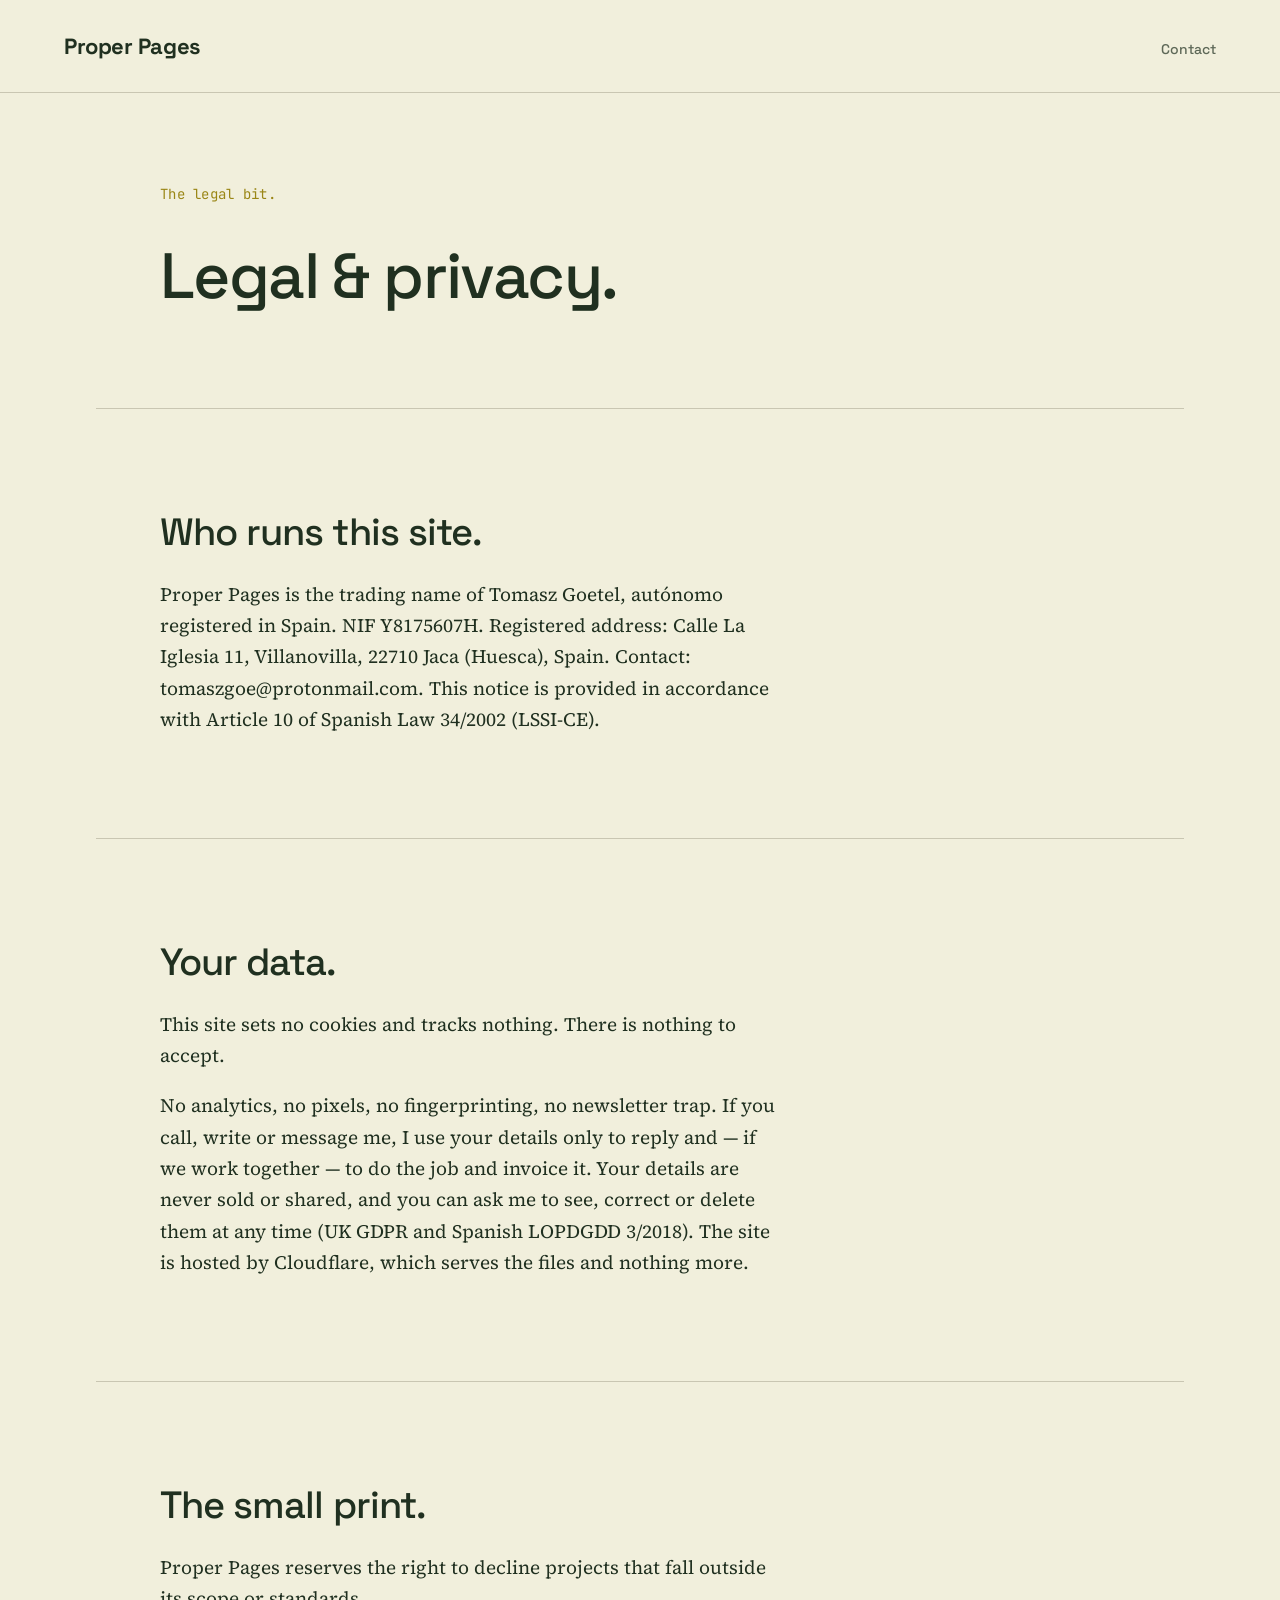
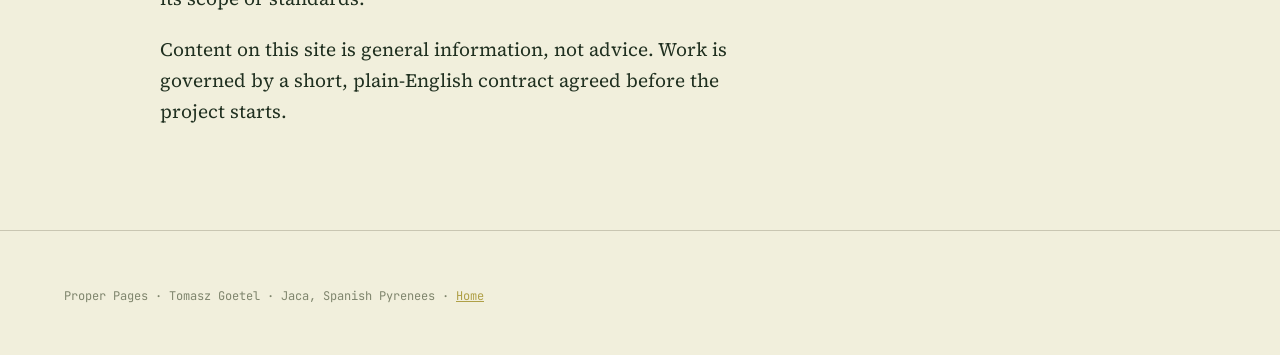
<file: legal.html>
<!doctype html>
<html lang="en-GB">
<head>
<meta charset="utf-8">
<meta name="viewport" content="width=device-width, initial-scale=1">
<title>Legal &amp; privacy | Proper Pages</title>
<meta name="description" content="The legal bit: who runs this site, what it does with your data (nothing), and the small print in plain English.">
<meta name="robots" content="noindex">
<meta name="theme-color" content="#101F33">
<link rel="icon" href="favicon.svg" type="image/svg+xml">
<link rel="apple-touch-icon" href="assets/img/apple-touch-icon.png">
<link rel="stylesheet" href="assets/css/style.css">
</head>
<body>

<header class="site-head">
  <a class="wordmark" href="/">Proper Pages</a>
  <nav class="site-nav">
    <a href="/#contact">Contact</a>
  </nav>
</header>

<main>

<section class="hero wrap">
  <p class="tagline">The legal bit.</p>
  <h1>Legal &amp; privacy.</h1>
</section>

<section class="wrap">
  <h2>Who runs this site.</h2>
  <p>Proper Pages is the trading name of Tomasz Goetel, autónomo registered in Spain. NIF Y8175607H. Registered address: Calle La Iglesia 11, Villanovilla, 22710 Jaca (Huesca), Spain. Contact: tomaszgoe@protonmail.com. This notice is provided in accordance with Article 10 of Spanish Law 34/2002 (LSSI-CE).</p>
</section>

<section class="wrap">
  <h2>Your data.</h2>
  <p>This site sets no cookies and tracks nothing. There is nothing to accept.</p>
  <p>No analytics, no pixels, no fingerprinting, no newsletter trap. If you call, write or message me, I use your details only to reply and — if we work together — to do the job and invoice it. Your details are never sold or shared, and you can ask me to see, correct or delete them at any time (UK GDPR and Spanish LOPDGDD 3/2018). The site is hosted by Cloudflare, which serves the files and nothing more.</p>
</section>

<section class="wrap">
  <h2>The small print.</h2>
  <p>Proper Pages reserves the right to decline projects that fall outside its scope or standards.</p>
  <p>Content on this site is general information, not advice. Work is governed by a short, plain-English contract agreed before the project starts.</p>
</section>

</main>

<footer class="site-foot">
  <p class="foot-meta">Proper Pages · Tomasz Goetel · Jaca, Spanish Pyrenees · <a href="/">Home</a></p>
</footer>

</body>
</html>
</file>
<file: assets/css/style.css>
/* ============================================================
   PROPER PAGES — Starry Night design system
   Palette borrowed from Van Gogh, Starry Night Over the Rhône.
   All colour flows through CSS custom properties; dawn.js drives
   them with scroll. Without JS (or reduced motion) the site sits
   in the static lamplight-cream theme below.
   ============================================================ */

@font-face { font-family: 'Space Grotesk'; src: url('../fonts/space-grotesk-500.woff2') format('woff2'); font-weight: 500; font-display: swap; }
@font-face { font-family: 'Space Grotesk'; src: url('../fonts/space-grotesk-700.woff2') format('woff2'); font-weight: 700; font-display: swap; }
@font-face { font-family: 'Source Serif 4'; src: url('../fonts/source-serif-400.woff2') format('woff2'); font-weight: 400; font-display: swap; }
@font-face { font-family: 'Source Serif 4'; src: url('../fonts/source-serif-600.woff2') format('woff2'); font-weight: 600; font-display: swap; }
@font-face { font-family: 'JetBrains Mono'; src: url('../fonts/jetbrains-mono-400.woff2') format('woff2'); font-weight: 400; font-display: swap; }

:root {
  /* static fallback theme = footer state (lamplight cream) */
  --bg: #F1EFDC;
  --h: #203020;
  --text: #203020;
  --muted: #5A6349;
  --accent: #9A8616;
  --accent-ink: #F5F3E6;
  --rule: #C9C6B2;
  --card: rgba(255,255,255,.35);

  --font-head: 'Space Grotesk', sans-serif;
  --font-body: 'Source Serif 4', serif;
  --font-mono: 'JetBrains Mono', monospace;

  --wrap: 68rem;
  --gutter: clamp(1.25rem, 5vw, 4rem);
}

* { margin: 0; padding: 0; box-sizing: border-box; }

html { scroll-behavior: smooth; }

body {
  background: var(--bg);
  color: var(--text);
  font-family: var(--font-body);
  font-size: 1.1875rem;
  line-height: 1.65;
  -webkit-font-smoothing: antialiased;
}

::selection { background: var(--accent); color: var(--accent-ink); }

/* ---------- structure ---------- */
.wrap { max-width: var(--wrap); margin-inline: auto; padding-inline: var(--gutter); }
section { padding-block: clamp(3.5rem, 8vw, 6.5rem); }
section + section { border-top: 1px solid var(--rule); }

/* ---------- header ---------- */
.site-head {
  display: flex; justify-content: space-between; align-items: baseline; flex-wrap: wrap; gap: 1rem;
  padding: 1.75rem var(--gutter);
  border-bottom: 1px solid var(--rule);
}
.wordmark {
  font-family: var(--font-head); font-weight: 700; font-size: 1.375rem; letter-spacing: -.02em;
  color: var(--h); text-decoration: none;
}
.site-nav a {
  font-family: var(--font-head); font-weight: 500; font-size: .875rem;
  color: var(--text); text-decoration: none; margin-left: 1.75rem; opacity: .7;
}
.site-nav a:hover, .site-nav a[aria-current="page"] { opacity: 1; text-decoration: underline; text-underline-offset: .3em; }

/* ---------- type ---------- */
h1, h2, h3 { font-family: var(--font-head); font-weight: 500; letter-spacing: -.025em; color: var(--h); }
h1 { font-size: clamp(2.5rem, 6.5vw, 4rem); line-height: 1.08; max-width: 20ch; }
h2 { font-size: clamp(1.75rem, 4vw, 2.375rem); line-height: 1.15; margin-bottom: 1.5rem; max-width: 26ch; }
h3 { font-size: 1.25rem; margin: 2.25rem 0 .75rem; }
p { max-width: 62ch; }
p + p { margin-top: 1em; }
.lede { font-size: 1.25rem; color: var(--muted); margin: -0.5rem 0 1.5rem; }
.small { font-size: .9375rem; color: var(--muted); }
.mono { font-family: var(--font-mono); font-size: .875rem; color: var(--accent); margin-top: 1.5rem; }
em { font-style: italic; }
a { color: var(--accent); }

/* ---------- hero ---------- */
.hero { padding-block: clamp(3.375rem, 7.5vw, 5.625rem) clamp(3.5rem, 8vw, 6rem); }
.tagline {
  font-family: var(--font-mono); font-size: .875rem; color: var(--accent);
  letter-spacing: .02em; margin-bottom: 2.25rem;
}
.hero .sub { margin-top: 2rem; max-width: 38rem; color: var(--muted); font-size: 1.25rem; }
.cta-row { margin-top: 2.75rem; display: flex; align-items: center; gap: 1.5rem; flex-wrap: wrap; }
.cta-note { font-size: .9375rem; color: var(--muted); font-style: italic; }
.mono-note { font-family: var(--font-mono); font-size: .8125rem; color: var(--accent); margin-top: 2.5rem; opacity: .8; }

/* ---------- buttons ---------- */
.btn {
  display: inline-block; font-family: var(--font-head); font-weight: 500; font-size: 1rem;
  background: var(--accent); color: var(--accent-ink);
  padding: 1rem 1.75rem; border-radius: 3px; text-decoration: none;
}
.btn:hover { filter: brightness(1.07); }
.btn-ghost {
  background: transparent; color: var(--accent);
  box-shadow: inset 0 0 0 1px var(--accent);
}
a[data-c] { cursor: pointer; } /* hrefs assembled by main.js */

/* ---------- stats strip ---------- */
.stats { display: flex; flex-wrap: wrap; border-top: 1px solid var(--rule); border-bottom: 1px solid var(--rule); }
.stat { flex: 1 1 10rem; padding: 1.75rem 1rem 1.5rem; text-align: center; border-left: 1px solid var(--rule); }
.stat:first-child { border-left: none; }
.stat b { display: block; font-family: var(--font-mono); font-weight: 400; font-size: 1.625rem; color: var(--h); }
.stat span { font-family: var(--font-head); font-size: .8125rem; color: var(--muted); }

/* ---------- cards & tables ---------- */
.card { border: 1px solid var(--rule); border-radius: 4px; padding: clamp(1.5rem, 4vw, 3rem); background: var(--card); }
table { width: 100%; border-collapse: collapse; font-size: 1rem; margin-top: 1.5rem; }
caption { text-align: left; font-family: var(--font-head); font-weight: 500; margin-bottom: .75rem; color: var(--h); }
th, td { text-align: left; padding: .8rem 1rem .8rem 0; border-bottom: 1px solid var(--rule); vertical-align: top; }
th { font-family: var(--font-head); font-weight: 500; color: var(--muted); font-size: .875rem; }
td:last-child, th:last-child { padding-right: 0; }
.table-note { font-size: .875rem; color: var(--muted); font-style: italic; margin-top: .9rem; }

/* ---------- process steps ---------- */
.steps { list-style: none; counter-reset: step; margin-top: 2rem; }
.steps li { counter-increment: step; padding: 1.75rem 0; border-top: 1px solid var(--rule); display: grid; grid-template-columns: 4rem 1fr; gap: 1rem; }
.steps li::before {
  content: counter(step, decimal-leading-zero);
  font-family: var(--font-mono); font-size: 1rem; color: var(--accent); padding-top: .35rem;
}
.steps b { display: block; font-family: var(--font-head); font-weight: 500; font-size: 1.25rem; color: var(--h); margin-bottom: .35rem; }
.steps p { color: var(--muted); font-size: 1.0625rem; }

/* ---------- package blocks ---------- */
.package { border-top: 1px solid var(--rule); padding-block: clamp(1.75rem, 4vw, 2.5rem); }
#prices .package:first-of-type { border-top: none; padding-top: 0; }
.package h3 { margin-top: 0; }
.package .price { display: inline-block; font-family: var(--font-mono); font-size: .9375rem; color: #F5F3E6; background: #101F33; padding: .3rem .8rem; border-radius: 999px; margin: 0 0 1rem; }
.package p { color: var(--muted); font-size: 1.0625rem; }
.terms { font-size: .9375rem; color: var(--muted); margin-top: 1.5rem; font-style: italic; }

/* ---------- FAQ ---------- */
#faq details {
  border-top: 1px solid var(--rule);
  padding-block: 1.5rem;
}
#faq summary {
  font-family: var(--font-head);
  font-weight: 500;
  font-size: 1.25rem;
  color: var(--h);
  cursor: pointer;
  list-style: none;
  position: relative;
  padding-right: 2.5rem;
}
#faq summary::-webkit-details-marker {
  display: none;
}
#faq summary::after {
  content: "+";
  position: absolute;
  right: 0;
  top: 50%;
  transform: translateY(-50%);
  font-family: var(--font-mono);
  font-size: 1.5rem;
  font-weight: 400;
  color: var(--accent);
  transition: transform 0.2s ease;
}
#faq details[open] summary::after {
  content: "−";
}
#faq details p {
  margin-top: 1rem;
  color: var(--muted);
  font-size: 1.0625rem;
  max-width: 56ch;
}

/* ---------- read-more (about section) ---------- */
.read-more { margin-top: 1em; }
.read-more summary { font-family: var(--font-head); font-weight: 500; font-size: 1.0625rem; color: var(--accent); cursor: pointer; list-style: none; }
.read-more summary::-webkit-details-marker { display: none; }
.read-more summary::after { content: " +"; }
.read-more[open] summary::after { content: " −"; }
.read-more p { margin-top: .75rem; }

/* ---------- figures ---------- */
figure.shot { margin-top: 2.5rem; }
figure.shot img { display: block; max-width: 100%; height: auto; border: 1px solid var(--rule); border-radius: 4px; background: var(--card); }
#proof figure.shot img { max-width: min(22rem, 100%); }
figure.shot figcaption { font-size: .875rem; color: var(--muted); font-style: italic; margin-top: .75rem; max-width: 44ch; }

/* ---------- footer ---------- */
.site-foot { border-top: 1px solid var(--rule); padding: 2.5rem var(--gutter) 3rem; font-size: .875rem; color: var(--muted); }
.site-foot .foot-line { font-style: italic; max-width: 62ch; }
.site-foot .foot-meta { margin-top: 1rem; font-family: var(--font-mono); font-size: .75rem; opacity: .75; }
.site-foot .foot-meta a { white-space: nowrap; }

/* ---------- depth readout + blueprint toggle ---------- */
.depth {
  position: fixed; right: 1.25rem; bottom: .9rem; z-index: 10;
  font-family: var(--font-mono); font-size: .6875rem; color: var(--accent); opacity: .75;
  pointer-events: none;
}
.bp-toggle {
  position: fixed; left: 1.25rem; bottom: .9rem; z-index: 30;
  font-family: var(--font-mono); font-size: .6875rem; color: var(--accent);
  background: transparent; border: 0; padding: 0; cursor: pointer; opacity: .75;
}
.bp-toggle:hover { opacity: 1; }

/* ---------- blueprint mode: the bones under the paint ---------- */
html.blueprint [data-bp] { outline: 1px dashed var(--accent); outline-offset: 3px; position: relative; }
html.blueprint .depth[data-bp], html.blueprint .bp-toggle[data-bp] { position: fixed; }
html.blueprint [data-bp]::before {
  content: attr(data-bp);
  position: absolute; top: -1.5em; left: -3px; z-index: 40;
  font-family: var(--font-mono); font-size: .625rem; line-height: 1.5; letter-spacing: .02em;
  color: var(--accent); background: var(--bg); padding: 0 .35em; white-space: nowrap;
}

/* ---------- helpers ---------- */
.mt-0 { margin-top: 0; }
.mt-md { margin-top: 1.25rem; }
.mt-lg { margin-top: 2.5rem; }
.center { text-align: center; }
.nobr { white-space: nowrap; }

@media (max-width: 40rem) {
  .site-nav a { margin-left: 1rem; }
  .steps li { grid-template-columns: 3rem 1fr; }
  /* fixed corner toggle would sit on top of the hero CTA on phones —
     on small screens it becomes a footer toy instead */
  .bp-toggle { position: static; display: inline-block; margin: 0 var(--gutter) 3.25rem; }
  html.blueprint .bp-toggle[data-bp] { position: static; }
}
@view-transition { navigation: auto; }
@media (prefers-reduced-motion: reduce) {
  ::view-transition-old(root), ::view-transition-new(root) { animation: none; }
}
</file>
